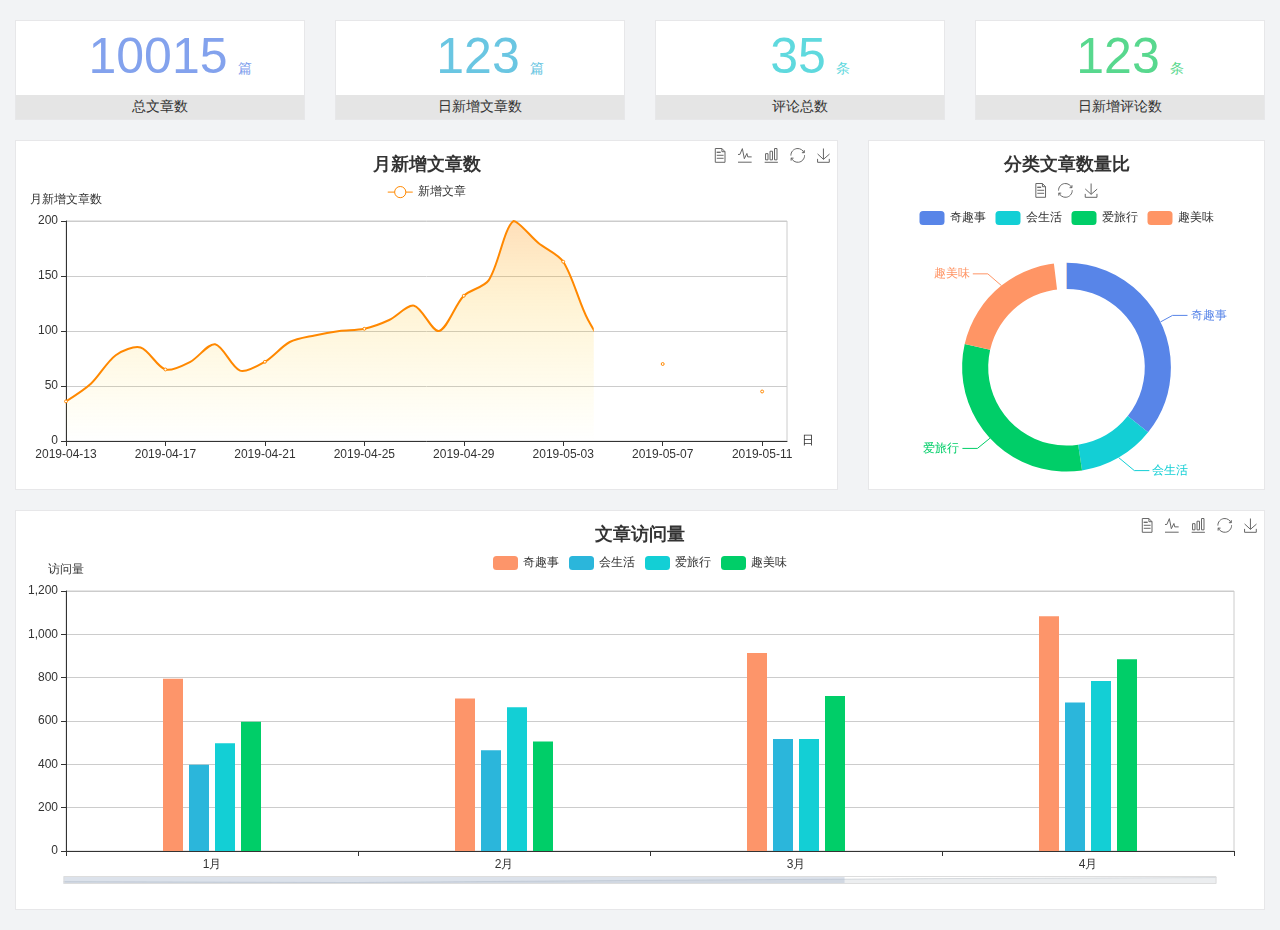
<file: home/dashboard.html>
<!DOCTYPE html>
<html lang="en">
  <head>
    <meta charset="UTF-8" />
    <meta name="viewport" content="width=device-width, initial-scale=1.0" />
    <meta http-equiv="X-UA-Compatible" content="ie=edge" />
    <title>图表统计</title>
    <link rel="stylesheet" href="../assets/lib/bootstrap.css" />
    <link rel="stylesheet" href="../assets/lib/main.css" />
    <script src="../assets/lib/jquery.js"></script>
    <script type="text/javascript" src="../assets/lib/echarts.min.js"></script>
  </head>

  <body>
    <div class="container-fluid">
      <div class="row spannel_list">
        <div class="col-sm-3 col-xs-6">
          <div class="spannel">
            <em>10015</em><span>篇</span>
            <b>总文章数</b>
          </div>
        </div>
        <div class="col-sm-3 col-xs-6">
          <div class="spannel scolor01">
            <em>123</em><span>篇</span>
            <b>日新增文章数</b>
          </div>
        </div>
        <div class="col-sm-3 col-xs-6">
          <div class="spannel scolor02">
            <em>35</em><span>条</span>
            <b>评论总数</b>
          </div>
        </div>
        <div class="col-sm-3 col-xs-6">
          <div class="spannel scolor03">
            <em>123</em><span>条</span>
            <b>日新增评论数</b>
          </div>
        </div>
      </div>
    </div>

    <div class="container-fluid">
      <div class="row curve-pie">
        <div class="col-lg-8 col-md-8">
          <div class="gragh_pannel" id="curve_show"></div>
        </div>
        <div class="col-lg-4 col-md-4">
          <div class="gragh_pannel" id="pie_show"></div>
        </div>
      </div>
    </div>

    <div class="container-fluid">
      <div class="column_pannel" id="column_show"></div>
    </div>

    <script>
      var oChart = echarts.init(document.getElementById("curve_show"));
      var aList_all = [
        { count: 36, date: "2019-04-13" },
        { count: 52, date: "2019-04-14" },
        { count: 78, date: "2019-04-15" },
        { count: 85, date: "2019-04-16" },
        { count: 65, date: "2019-04-17" },
        { count: 72, date: "2019-04-18" },
        { count: 88, date: "2019-04-19" },
        { count: 64, date: "2019-04-20" },
        { count: 72, date: "2019-04-21" },
        { count: 90, date: "2019-04-22" },
        { count: 96, date: "2019-04-23" },
        { count: 100, date: "2019-04-24" },
        { count: 102, date: "2019-04-25" },
        { count: 110, date: "2019-04-26" },
        { count: 123, date: "2019-04-27" },
        { count: 100, date: "2019-04-28" },
        { count: 132, date: "2019-04-29" },
        { count: 146, date: "2019-04-30" },
        { count: 200, date: "2019-05-01" },
        { count: 180, date: "2019-05-02" },
        { count: 163, date: "2019-05-03" },
        { count: 110, date: "2019-05-04" },
        { count: 80, date: "2019-05-05" },
        { count: 82, date: "2019-05-06" },
        { count: 70, date: "2019-05-07" },
        { count: 65, date: "2019-05-08" },
        { count: 54, date: "2019-05-09" },
        { count: 40, date: "2019-05-10" },
        { count: 45, date: "2019-05-11" },
        { count: 38, date: "2019-05-12" },
      ];

      let aCount = [];
      let aDate = [];

      for (var i = 0; i < aList_all.length; i++) {
        aCount.push(aList_all[i].count);
        aDate.push(aList_all[i].date);
      }

      var chartopt = {
        title: {
          text: "月新增文章数",
          left: "center",
          top: "10",
        },
        tooltip: {
          trigger: "axis",
        },
        legend: {
          data: ["新增文章"],
          top: "40",
        },
        toolbox: {
          show: true,
          feature: {
            mark: { show: true },
            dataView: { show: true, readOnly: false },
            magicType: { show: true, type: ["line", "bar"] },
            restore: { show: true },
            saveAsImage: { show: true },
          },
        },
        calculable: true,
        xAxis: [
          {
            name: "日",
            type: "category",
            boundaryGap: false,
            data: aDate,
          },
        ],
        yAxis: [
          {
            name: "月新增文章数",
            type: "value",
          },
        ],
        series: [
          {
            name: "新增文章",
            type: "line",
            smooth: true,
            itemStyle: {
              normal: { areaStyle: { type: "default" }, color: "#f80" },
              lineStyle: { color: "#f80" },
            },
            data: aCount,
          },
        ],
        areaStyle: {
          normal: {
            color: new echarts.graphic.LinearGradient(0, 0, 0, 1, [
              {
                offset: 0,
                color: "rgba(255,136,0,0.39)",
              },
              {
                offset: 0.34,
                color: "rgba(255,180,0,0.25)",
              },
              {
                offset: 1,
                color: "rgba(255,222,0,0.00)",
              },
            ]),
          },
        },
        grid: {
          show: true,
          x: 50,
          x2: 50,
          y: 80,
          height: 220,
        },
      };

      oChart.setOption(chartopt);

      var oPie = echarts.init(document.getElementById("pie_show"));
      var oPieopt = {
        title: {
          top: 10,
          text: "分类文章数量比",
          x: "center",
        },
        tooltip: {
          trigger: "item",
          formatter: "{a} <br/>{b} : {c} ({d}%)",
        },
        color: ["#5885e8", "#13cfd5", "#00ce68", "#ff9565"],
        legend: {
          x: "center",
          top: 65,
          data: ["奇趣事", "会生活", "爱旅行", "趣美味"],
        },
        toolbox: {
          show: true,
          x: "center",
          top: 35,
          feature: {
            mark: { show: true },
            dataView: { show: true, readOnly: false },
            magicType: {
              show: true,
              type: ["pie", "funnel"],
              option: {
                funnel: {
                  x: "25%",
                  width: "50%",
                  funnelAlign: "left",
                  max: 1548,
                },
              },
            },
            restore: { show: true },
            saveAsImage: { show: true },
          },
        },
        calculable: true,
        series: [
          {
            name: "访问来源",
            type: "pie",
            radius: ["45%", "60%"],
            center: ["50%", "65%"],
            data: [
              { value: 300, name: "奇趣事" },
              { value: 100, name: "会生活" },
              { value: 260, name: "爱旅行" },
              { value: 180, name: "趣美味" },
            ],
          },
        ],
      };
      oPie.setOption(oPieopt);

      var oColumn = this.echarts.init(document.getElementById("column_show"));
      var oColumnopt = {
        title: {
          text: "文章访问量",
          left: "center",
          top: "10",
        },
        tooltip: {
          trigger: "axis",
        },
        legend: {
          data: ["奇趣事", "会生活", "爱旅行", "趣美味"],
          top: "40",
        },
        toolbox: {
          show: true,
          feature: {
            mark: { show: true },
            dataView: { show: true, readOnly: false },
            magicType: { show: true, type: ["line", "bar"] },
            restore: { show: true },
            saveAsImage: { show: true },
          },
        },
        calculable: true,
        xAxis: [
          {
            type: "category",
            data: ["1月", "2月", "3月", "4月", "5月"],
          },
        ],
        yAxis: [
          {
            name: "访问量",
            type: "value",
          },
        ],
        series: [
          {
            name: "奇趣事",
            type: "bar",
            barWidth: 20,
            itemStyle: {
              normal: { areaStyle: { type: "default" }, color: "#fd956a" },
            },
            data: [800, 708, 920, 1090, 1200],
          },
          {
            name: "会生活",
            type: "bar",
            barWidth: 20,
            itemStyle: {
              normal: { areaStyle: { type: "default" }, color: "#2bb6db" },
            },
            data: [400, 468, 520, 690, 800],
          },
          {
            name: "爱旅行",
            type: "bar",
            barWidth: 20,
            itemStyle: {
              normal: { areaStyle: { type: "default" }, color: "#13cfd5" },
            },
            data: [500, 668, 520, 790, 900],
          },
          {
            name: "趣美味",
            type: "bar",
            barWidth: 20,
            itemStyle: {
              normal: { areaStyle: { type: "default" }, color: "#00ce68" },
            },
            data: [600, 508, 720, 890, 1000],
          },
        ],
        grid: {
          show: true,
          x: 50,
          x2: 30,
          y: 80,
          height: 260,
        },
        dataZoom: [
          //给x轴设置滚动条
          {
            start: 0, //默认为0
            end: 100 - 1000 / 31, //默认为100
            type: "slider",
            show: true,
            xAxisIndex: [0],
            handleSize: 0, //滑动条的 左右2个滑动条的大小
            height: 8, //组件高度
            left: 45, //左边的距离
            right: 50, //右边的距离
            bottom: 26, //右边的距离
            handleColor: "#ddd", //h滑动图标的颜色
            handleStyle: {
              borderColor: "#cacaca",
              borderWidth: "1",
              shadowBlur: 2,
              background: "#ddd",
              shadowColor: "#ddd",
            },
          },
        ],
      };
      oColumn.setOption(oColumnopt);
    </script>
  </body>
</html>
</file>
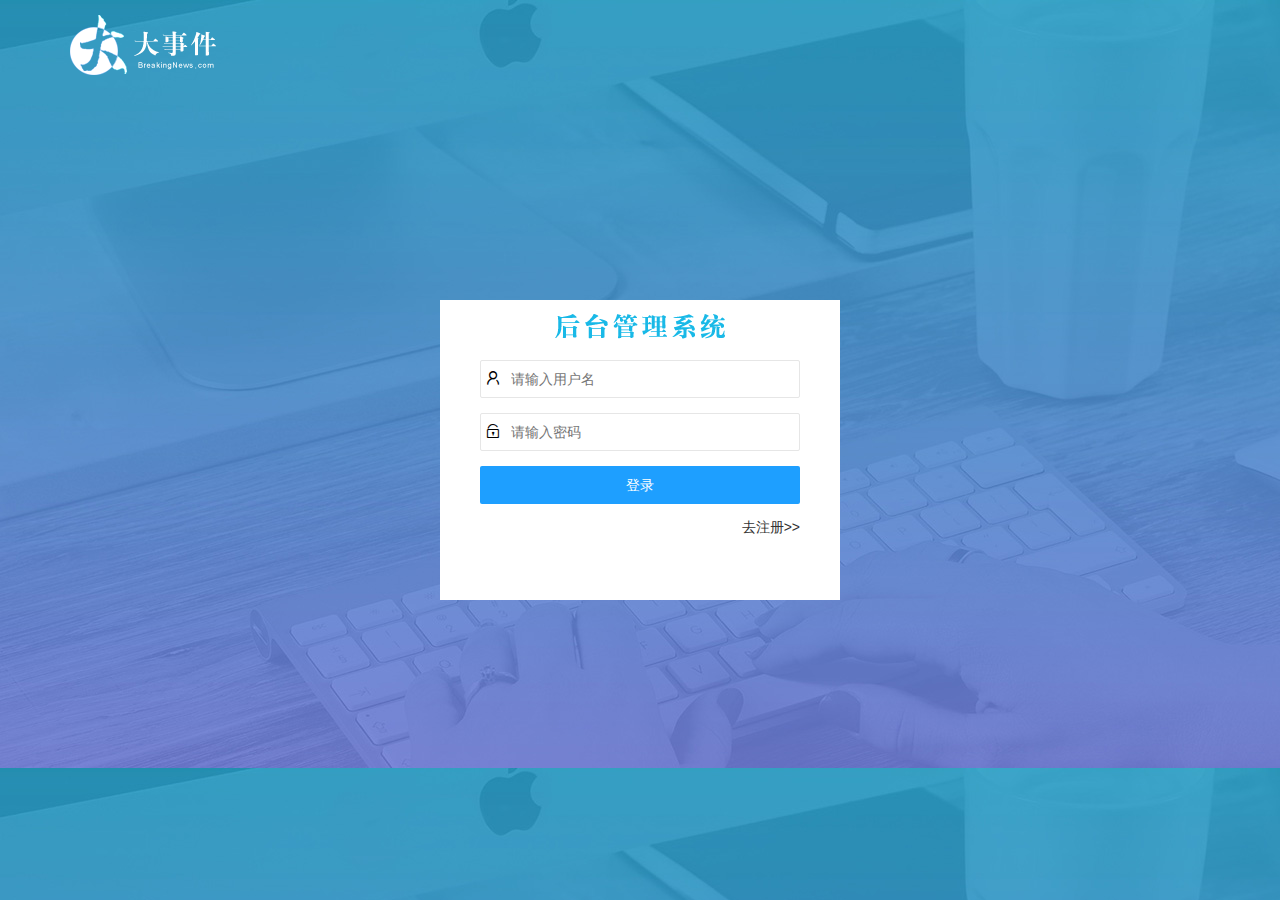
<file: home/login.html>
<!DOCTYPE html>
<html lang="en">
  <head>
    <meta charset="UTF-8" />
    <meta name="viewport" content="width=device-width, initial-scale=1.0" />
    <title>login</title>
    <link rel="stylesheet" href="/assets/lib/layui/css/layui.css" />
    <link rel="stylesheet" href="/assets/css/login.css" />
  </head>
  <body>
    <div class="layui-main">
      <!-- logo -->
      <img src="/assets/images/logo.png" alt="" />
      <!-- 登录窗口 -->
    </div>
    <div class="login">
      <!-- 标题 -->
      <div class="title">
        <img src="/assets/images/login_title.png" alt="" />
      </div>

      <!-- 登录表单 -->
      <div class="loginWindow">
        <form class="layui-form" id="login" action="">
          <!-- 用户名 -->
          <div class="layui-form-item">
            <i class="layui-icon layui-icon-username"></i>
            <input
              type="text"
              name="username"
              required
              lay-verify="required"
              placeholder="请输入用户名"
              autocomplete="off"
              class="layui-input"
            />
          </div>
          <!-- 密码 -->
          <div class="layui-form-item">
            <i class="layui-icon layui-icon-password"></i>
            <input
              type="password"
              name="password"
              required
              lay-verify="required"
              placeholder="请输入密码"
              autocomplete="off"
              class="layui-input"
            />
          </div>
          <div class="layui-form-item">
            <button
              class="layui-btn layui-btn-normal"
              lay-submit
              lay-filter="formDemo"
            >
              登录
            </button>
          </div>
        </form>
        <span class="gotoregi"><a href="javascript:;">去注册>></a></span>
      </div>

      <!-- 注册表单 -->
      <div class="loginWindow" id="registered">
        <form class="layui-form" action="">
          <!-- 用户名 -->
          <div class="layui-form-item">
            <i class="layui-icon layui-icon-username"></i>
            <input
              type="text"
              name="username"
              required
              lay-verify="required|username"
              placeholder="请输入用户名"
              autocomplete="off"
              class="layui-input"
            />
          </div>
          <!-- 密码 -->
          <div class="layui-form-item">
            <i class="layui-icon layui-icon-password"></i>
            <input
              id="pwd"
              type="password"
              name="password"
              required
              lay-verify="required|pass"
              placeholder="请输入密码"
              autocomplete="off"
              class="layui-input"
            />
          </div>
          <!-- 再次确认密码 -->
          <div class="layui-form-item">
            <i class="layui-icon layui-icon-password"></i>
            <input
              type="password"
              name="resetPwd"
              required
              lay-verify="required|resetPwd"
              placeholder="请再次输入密码"
              autocomplete="off"
              class="layui-input"
            />
          </div>
          <div class="layui-form-item">
            <button
              class="layui-btn layui-btn-normal"
              lay-submit
              lay-filter="formDemo"
            >
              注册
            </button>
          </div>
        </form>
        <span class="gotologin"><a href="javascript:;">去登录>></a></span>
      </div>
    </div>

    <script src="/assets/lib/layui/layui.all.js"></script>
    <script src="/assets/lib/jquery.js"></script>
    <script src="/assets/js/login.js"></script>
  </body>
</html>
</file>
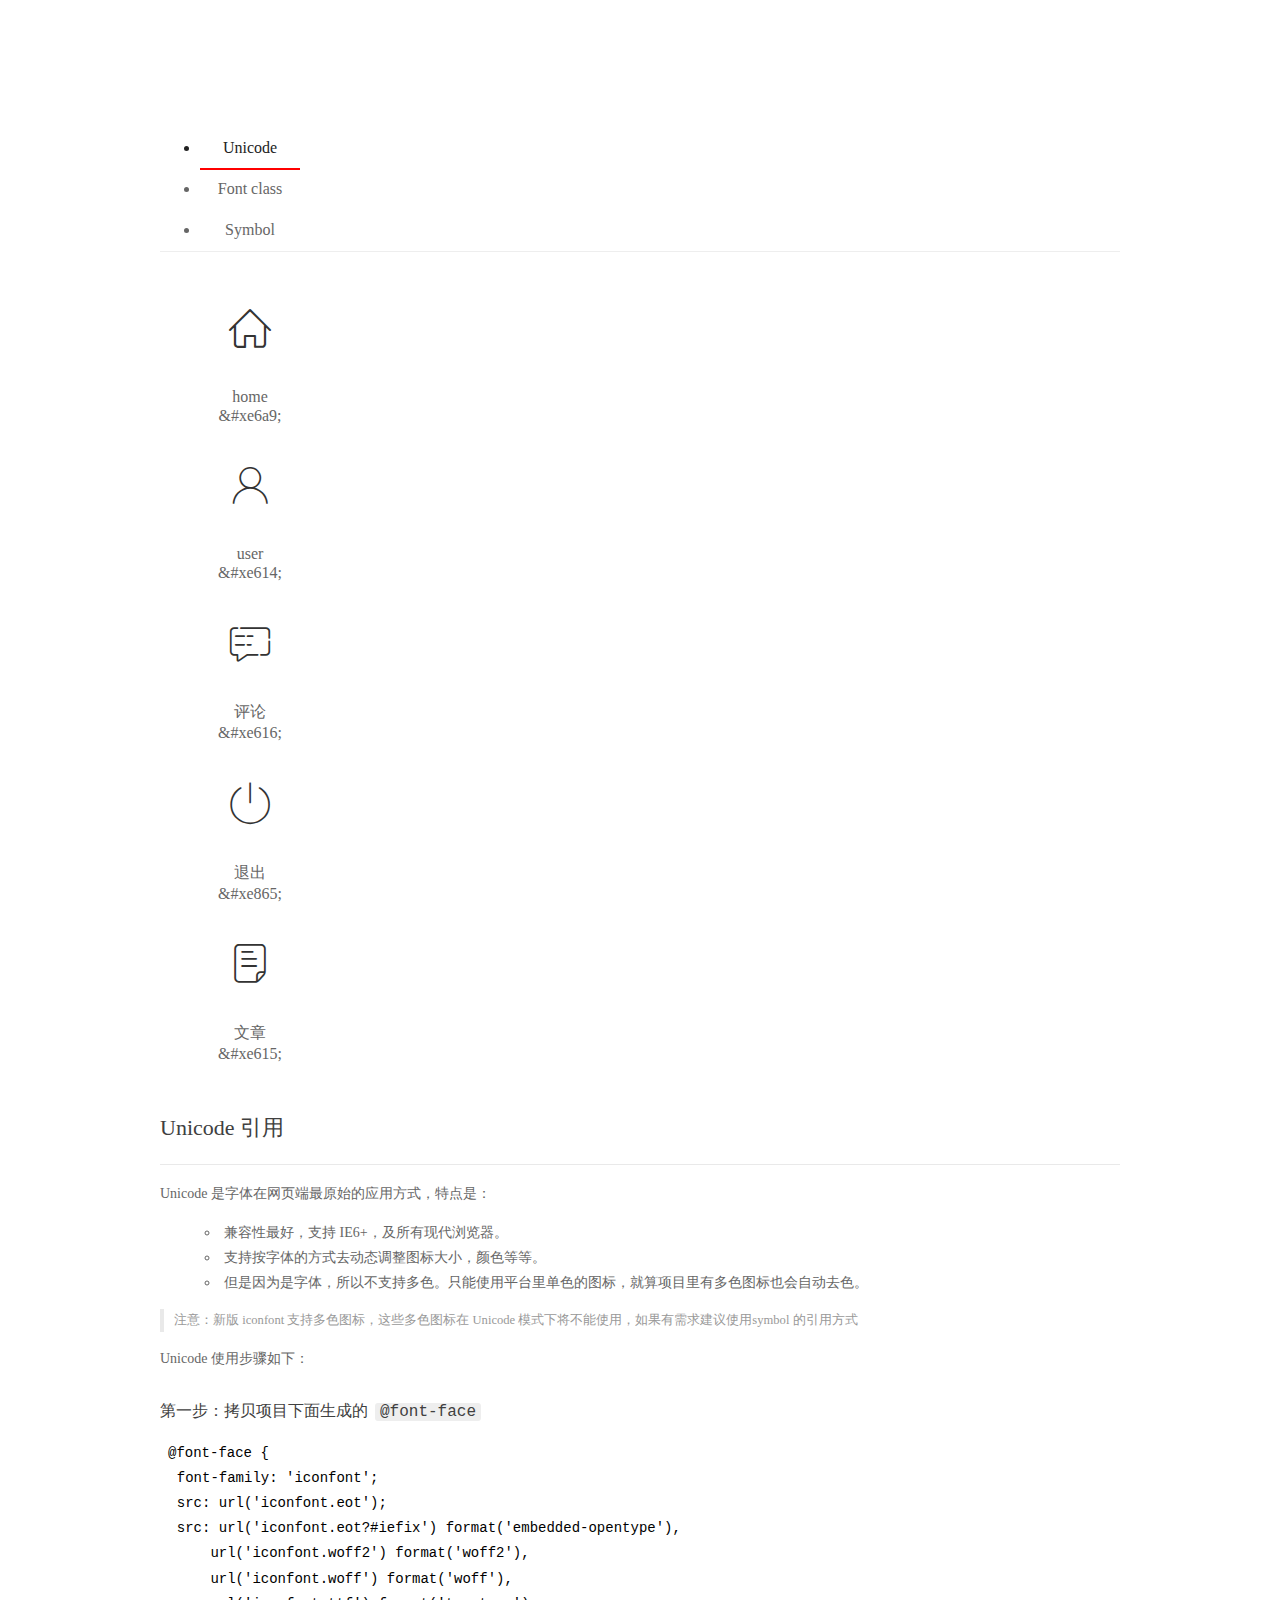
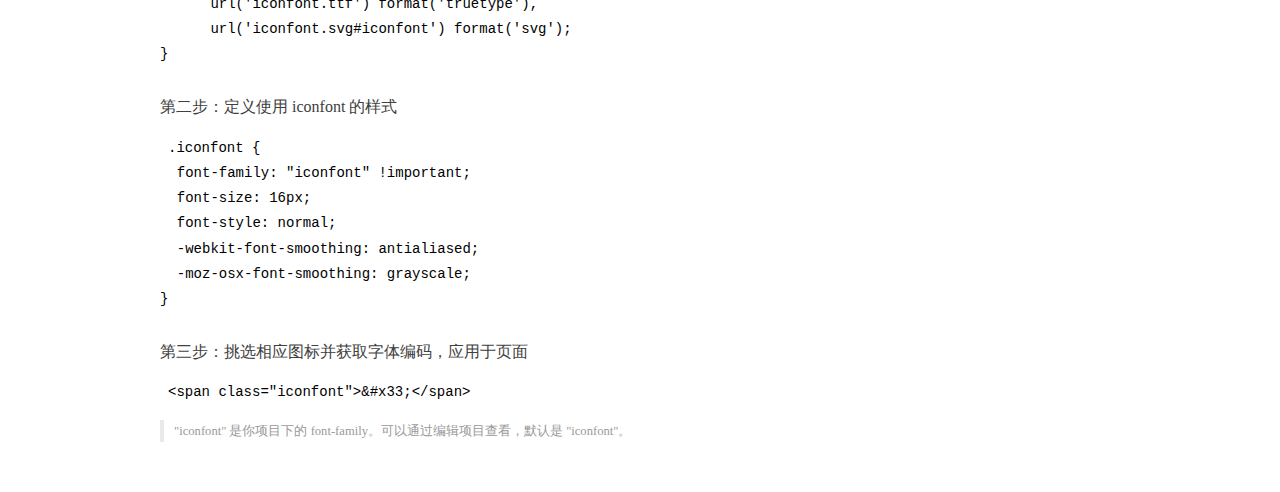
<file: assets/fonts/demo_index.html>
<!DOCTYPE html>
<html>
<head>
  <meta charset="utf-8"/>
  <title>IconFont Demo</title>
  <link rel="shortcut icon" href="https://gtms04.alicdn.com/tps/i4/TB1_oz6GVXXXXaFXpXXJDFnIXXX-64-64.ico" type="image/x-icon"/>
  <link rel="stylesheet" href="https://g.alicdn.com/thx/cube/1.3.2/cube.min.css">
  <link rel="stylesheet" href="demo.css">
  <link rel="stylesheet" href="iconfont.css">
  <script src="iconfont.js"></script>
  <!-- jQuery -->
  <script src="https://a1.alicdn.com/oss/uploads/2018/12/26/7bfddb60-08e8-11e9-9b04-53e73bb6408b.js"></script>
  <!-- 代码高亮 -->
  <script src="https://a1.alicdn.com/oss/uploads/2018/12/26/a3f714d0-08e6-11e9-8a15-ebf944d7534c.js"></script>
</head>
<body>
  <div class="main">
    <h1 class="logo"><a href="https://www.iconfont.cn/" title="iconfont 首页" target="_blank">&#xe86b;</a></h1>
    <div class="nav-tabs">
      <ul id="tabs" class="dib-box">
        <li class="dib active"><span>Unicode</span></li>
        <li class="dib"><span>Font class</span></li>
        <li class="dib"><span>Symbol</span></li>
      </ul>
      
    </div>
    <div class="tab-container">
      <div class="content unicode" style="display: block;">
          <ul class="icon_lists dib-box">
          
            <li class="dib">
              <span class="icon iconfont">&#xe6a9;</span>
                <div class="name">home</div>
                <div class="code-name">&amp;#xe6a9;</div>
              </li>
          
            <li class="dib">
              <span class="icon iconfont">&#xe614;</span>
                <div class="name">user</div>
                <div class="code-name">&amp;#xe614;</div>
              </li>
          
            <li class="dib">
              <span class="icon iconfont">&#xe616;</span>
                <div class="name">评论</div>
                <div class="code-name">&amp;#xe616;</div>
              </li>
          
            <li class="dib">
              <span class="icon iconfont">&#xe865;</span>
                <div class="name">退出</div>
                <div class="code-name">&amp;#xe865;</div>
              </li>
          
            <li class="dib">
              <span class="icon iconfont">&#xe615;</span>
                <div class="name">文章</div>
                <div class="code-name">&amp;#xe615;</div>
              </li>
          
          </ul>
          <div class="article markdown">
          <h2 id="unicode-">Unicode 引用</h2>
          <hr>

          <p>Unicode 是字体在网页端最原始的应用方式，特点是：</p>
          <ul>
            <li>兼容性最好，支持 IE6+，及所有现代浏览器。</li>
            <li>支持按字体的方式去动态调整图标大小，颜色等等。</li>
            <li>但是因为是字体，所以不支持多色。只能使用平台里单色的图标，就算项目里有多色图标也会自动去色。</li>
          </ul>
          <blockquote>
            <p>注意：新版 iconfont 支持多色图标，这些多色图标在 Unicode 模式下将不能使用，如果有需求建议使用symbol 的引用方式</p>
          </blockquote>
          <p>Unicode 使用步骤如下：</p>
          <h3 id="-font-face">第一步：拷贝项目下面生成的 <code>@font-face</code></h3>
<pre><code class="language-css"
>@font-face {
  font-family: 'iconfont';
  src: url('iconfont.eot');
  src: url('iconfont.eot?#iefix') format('embedded-opentype'),
      url('iconfont.woff2') format('woff2'),
      url('iconfont.woff') format('woff'),
      url('iconfont.ttf') format('truetype'),
      url('iconfont.svg#iconfont') format('svg');
}
</code></pre>
          <h3 id="-iconfont-">第二步：定义使用 iconfont 的样式</h3>
<pre><code class="language-css"
>.iconfont {
  font-family: "iconfont" !important;
  font-size: 16px;
  font-style: normal;
  -webkit-font-smoothing: antialiased;
  -moz-osx-font-smoothing: grayscale;
}
</code></pre>
          <h3 id="-">第三步：挑选相应图标并获取字体编码，应用于页面</h3>
<pre>
<code class="language-html"
>&lt;span class="iconfont"&gt;&amp;#x33;&lt;/span&gt;
</code></pre>
          <blockquote>
            <p>"iconfont" 是你项目下的 font-family。可以通过编辑项目查看，默认是 "iconfont"。</p>
          </blockquote>
          </div>
      </div>
      <div class="content font-class">
        <ul class="icon_lists dib-box">
          
          <li class="dib">
            <span class="icon iconfont icon-home"></span>
            <div class="name">
              home
            </div>
            <div class="code-name">.icon-home
            </div>
          </li>
          
          <li class="dib">
            <span class="icon iconfont icon-user"></span>
            <div class="name">
              user
            </div>
            <div class="code-name">.icon-user
            </div>
          </li>
          
          <li class="dib">
            <span class="icon iconfont icon-pinglun"></span>
            <div class="name">
              评论
            </div>
            <div class="code-name">.icon-pinglun
            </div>
          </li>
          
          <li class="dib">
            <span class="icon iconfont icon-tuichu"></span>
            <div class="name">
              退出
            </div>
            <div class="code-name">.icon-tuichu
            </div>
          </li>
          
          <li class="dib">
            <span class="icon iconfont icon-16"></span>
            <div class="name">
              文章
            </div>
            <div class="code-name">.icon-16
            </div>
          </li>
          
        </ul>
        <div class="article markdown">
        <h2 id="font-class-">font-class 引用</h2>
        <hr>

        <p>font-class 是 Unicode 使用方式的一种变种，主要是解决 Unicode 书写不直观，语意不明确的问题。</p>
        <p>与 Unicode 使用方式相比，具有如下特点：</p>
        <ul>
          <li>兼容性良好，支持 IE8+，及所有现代浏览器。</li>
          <li>相比于 Unicode 语意明确，书写更直观。可以很容易分辨这个 icon 是什么。</li>
          <li>因为使用 class 来定义图标，所以当要替换图标时，只需要修改 class 里面的 Unicode 引用。</li>
          <li>不过因为本质上还是使用的字体，所以多色图标还是不支持的。</li>
        </ul>
        <p>使用步骤如下：</p>
        <h3 id="-fontclass-">第一步：引入项目下面生成的 fontclass 代码：</h3>
<pre><code class="language-html">&lt;link rel="stylesheet" href="./iconfont.css"&gt;
</code></pre>
        <h3 id="-">第二步：挑选相应图标并获取类名，应用于页面：</h3>
<pre><code class="language-html">&lt;span class="iconfont icon-xxx"&gt;&lt;/span&gt;
</code></pre>
        <blockquote>
          <p>"
            iconfont" 是你项目下的 font-family。可以通过编辑项目查看，默认是 "iconfont"。</p>
        </blockquote>
      </div>
      </div>
      <div class="content symbol">
          <ul class="icon_lists dib-box">
          
            <li class="dib">
                <svg class="icon svg-icon" aria-hidden="true">
                  <use xlink:href="#icon-home"></use>
                </svg>
                <div class="name">home</div>
                <div class="code-name">#icon-home</div>
            </li>
          
            <li class="dib">
                <svg class="icon svg-icon" aria-hidden="true">
                  <use xlink:href="#icon-user"></use>
                </svg>
                <div class="name">user</div>
                <div class="code-name">#icon-user</div>
            </li>
          
            <li class="dib">
                <svg class="icon svg-icon" aria-hidden="true">
                  <use xlink:href="#icon-pinglun"></use>
                </svg>
                <div class="name">评论</div>
                <div class="code-name">#icon-pinglun</div>
            </li>
          
            <li class="dib">
                <svg class="icon svg-icon" aria-hidden="true">
                  <use xlink:href="#icon-tuichu"></use>
                </svg>
                <div class="name">退出</div>
                <div class="code-name">#icon-tuichu</div>
            </li>
          
            <li class="dib">
                <svg class="icon svg-icon" aria-hidden="true">
                  <use xlink:href="#icon-16"></use>
                </svg>
                <div class="name">文章</div>
                <div class="code-name">#icon-16</div>
            </li>
          
          </ul>
          <div class="article markdown">
          <h2 id="symbol-">Symbol 引用</h2>
          <hr>

          <p>这是一种全新的使用方式，应该说这才是未来的主流，也是平台目前推荐的用法。相关介绍可以参考这篇<a href="">文章</a>
            这种用法其实是做了一个 SVG 的集合，与另外两种相比具有如下特点：</p>
          <ul>
            <li>支持多色图标了，不再受单色限制。</li>
            <li>通过一些技巧，支持像字体那样，通过 <code>font-size</code>, <code>color</code> 来调整样式。</li>
            <li>兼容性较差，支持 IE9+，及现代浏览器。</li>
            <li>浏览器渲染 SVG 的性能一般，还不如 png。</li>
          </ul>
          <p>使用步骤如下：</p>
          <h3 id="-symbol-">第一步：引入项目下面生成的 symbol 代码：</h3>
<pre><code class="language-html">&lt;script src="./iconfont.js"&gt;&lt;/script&gt;
</code></pre>
          <h3 id="-css-">第二步：加入通用 CSS 代码（引入一次就行）：</h3>
<pre><code class="language-html">&lt;style&gt;
.icon {
  width: 1em;
  height: 1em;
  vertical-align: -0.15em;
  fill: currentColor;
  overflow: hidden;
}
&lt;/style&gt;
</code></pre>
          <h3 id="-">第三步：挑选相应图标并获取类名，应用于页面：</h3>
<pre><code class="language-html">&lt;svg class="icon" aria-hidden="true"&gt;
  &lt;use xlink:href="#icon-xxx"&gt;&lt;/use&gt;
&lt;/svg&gt;
</code></pre>
          </div>
      </div>

    </div>
  </div>
  <script>
  $(document).ready(function () {
      $('.tab-container .content:first').show()

      $('#tabs li').click(function (e) {
        var tabContent = $('.tab-container .content')
        var index = $(this).index()

        if ($(this).hasClass('active')) {
          return
        } else {
          $('#tabs li').removeClass('active')
          $(this).addClass('active')

          tabContent.hide().eq(index).fadeIn()
        }
      })
    })
  </script>
</body>
</html>
</file>
<file: assets/lib/main.css>
body{
    font-family:'MicroSoft YaHei';
    background-color: #f2f3f5;
}
.main_wrap{
    position:fixed;
    width:100%;
    height:100%;
    left:0px;
    top:0px;
    background:url('../images/login_bg.jpg'); 
    background-size:100% 100%; 
  }
.header{
    width:1200px;
    overflow: hidden;
    margin:20px auto 0;
}
.heade .logo{
    float: left;
}
.header .copyright{
    float:right;
    font-size:12px;
    color:#fff;
    text-align:right;
    line-height:20px;
    margin-top:10px;
}
.login_form_con{
    position:absolute;
    left:50%;
    top:50%;
    margin-left:-200px;
    margin-top:-155px;
    width:400px;
    height:310px;
    background-color: #edeff0;
}

.login_form{
    position: relative;
}

.login_form .icon-user{
    position:absolute;
    font-size:16px;
    color:#999;
    left:46px;
    top:12px;
}
.login_form .icon-key{
    position:absolute;
    font-size:18px;
    color:#999;
    left:46px;
    top:78px;
}
.login_title{
    height:60px;
    background:url('../images/login_title.png') center center no-repeat #fff;
}
.input_txt,.input_pass,.input_sub{
    display:block;
    width:334px;
    height:37px;
    padding:0px;
    text-indent:40px;
    border:1px solid #ddd;
    margin:27px auto 0;
    outline:none;
}
.input_sub{
    margin-top:40px;
    height:42px;
    background-color: #19b9e7;
    text-indent:0px;
    font-size:18px;
    color:#fff;
    cursor: pointer;
}
.input_sub:hover{
    background-color: #08a0cc;
}

.sider{
    position:fixed;
    left:0;
    top:0;
    bottom:0;
    width:210px;
    background-color: #323745;
}
.sider .logo{
    display:block;
    height:56px;
    background-color: #242732;
    overflow: hidden;
}
.sider .logo img{
    display:block;
    margin:6px auto 0;
}
.user_info{
    height:79px;
    border-bottom:1px solid #5a5e6b;
}

.user_info img{
    float: left;
    width:40px;
    height:40px;
    border-radius:20px;
    margin:19px 0 0 30px;
}
.user_info span{
    float: left;
    width:120px;
    font-size:12px;
    color:#fff;
    margin:23px 0 0 20px;
}
.user_info b{
    float: left;
    width: 120px;
    font-weight:normal;
    font-size:12px;
    color:#adafb5;
    margin:2px 0 0 20px;
}

.menu .level01{
    height:50px;
    line-height:50px;
}
.menu .level01 a{
    display:block;
    height:50px;
    font-size:12px;
    color:#adafb5;
    overflow: hidden;
}
.menu .level01.active a{
    background-color: #1378f0;
    color:#fff;
}
.menu .level01.active i{
    color:#fff;
}

.menu .level01 a:hover{
    background-color: #1378f0;
    color:#fff;
}
.menu .level01 a:hover i{
    color:#fff;
}
.menu .level01 i{
    color:#61646f;
    font-size:22px;
    float: left;
    margin-left:26px;
}
.menu .level01 span{
    float: left;
    margin-left:10px;
}
.menu .level01 b{
    float: right;
    margin-right:20px;
    font-weight:normal;
    transform:rotate(90deg);
    transition:all 500ms ease;
}

.menu .level01 .rotate0{
    transform:rotate(0deg);
}

.menu .level02{
    background: #242732;
    display:none;
}


.menu .level02 li{
    height:40px;
    line-height:40px;
}
.menu .level02 li a{
    display:block;
    height:40px;
    font-size:12px;
    color:#adafb5;
    overflow: hidden;
}

.menu .level02 li a:hover{
    background-color: #1378f0;
    color:#fff;
}

.menu .level02 li i{
    font-size:12px;
    float: left;
    margin-left:60px;
}
.menu .level02 li span{
    font-size:12px;
    float: left;
    margin-left:5px;
}

.menu .level02 .active a{
    color:#ffae00;
}

.header_bar{
    position:fixed;
    left:210px;
    right:0;
    top:0;
    height:56px;
    background-color: #fff;
}

.main{
    position:fixed;
    left:210px;
    top:56px;
    right:0;
    bottom:0;
    background-color: #f2f3f5;
}

.search_form{
    width:218px;
    height:33px;
    border:1px solid #ddd;
    background-color: #f2f3f5;
    border-radius:16px;
    float: left;
    margin:12px 0 0 27px;
}

.search_form input{
    padding:0px;
    margin:0px;
    border:0px;
    float: left;
    background-color: #f2f3f5;
    font-size:12px;
    width:175px;
    height:31px;
    margin-left:12px;
    outline:none;
   
}

.search_form .icon-search{
    line-height:33px;
    cursor: pointer;
    font-size:18px;
    color:#abaebb;
}
.user_center_link{
    float:right;

}
.user_center_link a{
    line-height:56px;
    font-size:12px;
    color:#999;
    margin-right:15px;
}
.user_center_link a:hover{
    color:#ffae00
}

.user_center_link img{
    width:42px;
    height:42px;
    border-radius:32px;
    margin-right:10px;
}

.spannel_list{
    margin-top:20px;
}

.spannel{
	height:100px;
	overflow:hidden;
	text-align:center;
    position:relative;
    background-color: #fff;
    border:1px solid #e7e7e9;
    margin-bottom:20px;
}

.spannel em{
    font-style:normal;
	font-size:50px;
	line-height:50px;
	display:inline-block;
	margin:10px 0 0 20px;
	font-family:'Arial';
	color:#83a2ed;
}

.spannel span{
	font-size:14px;
	display:inline-block;
	color:#83a2ed;
	margin-left:10px;
}

.spannel b{
	position:absolute;
	left:0;
	bottom:0;
	width:100%;
	line-height:24px;
	background:#e5e5e5;
	color:#333;
	font-size:14px;
	font-weight:normal;
}

.scolor01 em,.scolor01 span{
	color:#6ac6e2;
}

.scolor02 em,.scolor02 span{
	color:#5fd9de;
}

.scolor03 em,.scolor03 span{
	color:#58d88e;
}


.gragh_pannel{
    height:350px;
    border:1px solid #e7e7e9;
    background-color: #fff!important; 
    margin-bottom:20px;  
}

.column_pannel{
    margin-bottom:20px;
    height:400px;
    border:1px solid #e7e7e9;
    background-color: #fff!important;   
}

.common_title{
    line-height:42px;
    background-color: #fbfbfb;
    border:1px solid #e7e7e9;
    margin-top:20px;
    text-indent: 15px;
    font-size:14px;
    color:#333;
}

.common_con{
    border:1px solid #e7e7e9;
    border-top:0px;
    background-color: #fff;
    padding-bottom:20px;
    margin-bottom:20px;
}
.opt_btns{
    margin-top:20px;
}

.mp20{
    margin-top:20px;
}

.pagination{   
   margin:0;
}

.article_form{
    margin-top:20px;
}

.form-group{
    margin-bottom:25px;
}

.form-group label{
    font-weight:normal;
    color:#666;
}

.icon-icondate{
    line-height:16px;
}

.user_pic{
    width:100px;
    height:100px;
    margin-bottom:10px;
}

.article_cover{
    width:200px;
    height:200px;
    margin-bottom:10px;
}
</file>
<file: assets/lib/layui/css/layui.css>
/** layui-v2.5.6 MIT License By https://www.layui.com */
 .layui-inline,img{display:inline-block;vertical-align:middle}h1,h2,h3,h4,h5,h6{font-weight:400}.layui-edge,.layui-header,.layui-inline,.layui-main{position:relative}.layui-body,.layui-edge,.layui-elip{overflow:hidden}.layui-btn,.layui-edge,.layui-inline,img{vertical-align:middle}.layui-btn,.layui-disabled,.layui-icon,.layui-unselect{-moz-user-select:none;-webkit-user-select:none;-ms-user-select:none}.layui-elip,.layui-form-checkbox span,.layui-form-pane .layui-form-label{text-overflow:ellipsis;white-space:nowrap}.layui-breadcrumb,.layui-tree-btnGroup{visibility:hidden}blockquote,body,button,dd,div,dl,dt,form,h1,h2,h3,h4,h5,h6,input,li,ol,p,pre,td,textarea,th,ul{margin:0;padding:0;-webkit-tap-highlight-color:rgba(0,0,0,0)}a:active,a:hover{outline:0}img{border:none}li{list-style:none}table{border-collapse:collapse;border-spacing:0}h4,h5,h6{font-size:100%}button,input,optgroup,option,select,textarea{font-family:inherit;font-size:inherit;font-style:inherit;font-weight:inherit;outline:0}pre{white-space:pre-wrap;white-space:-moz-pre-wrap;white-space:-pre-wrap;white-space:-o-pre-wrap;word-wrap:break-word}body{line-height:24px;font:14px Helvetica Neue,Helvetica,PingFang SC,Tahoma,Arial,sans-serif}hr{height:1px;margin:10px 0;border:0;clear:both}a{color:#333;text-decoration:none}a:hover{color:#777}a cite{font-style:normal;*cursor:pointer}.layui-border-box,.layui-border-box *{box-sizing:border-box}.layui-box,.layui-box *{box-sizing:content-box}.layui-clear{clear:both;*zoom:1}.layui-clear:after{content:'\20';clear:both;*zoom:1;display:block;height:0}.layui-inline{*display:inline;*zoom:1}.layui-edge{display:inline-block;width:0;height:0;border-width:6px;border-style:dashed;border-color:transparent}.layui-edge-top{top:-4px;border-bottom-color:#999;border-bottom-style:solid}.layui-edge-right{border-left-color:#999;border-left-style:solid}.layui-edge-bottom{top:2px;border-top-color:#999;border-top-style:solid}.layui-edge-left{border-right-color:#999;border-right-style:solid}.layui-disabled,.layui-disabled:hover{color:#d2d2d2!important;cursor:not-allowed!important}.layui-circle{border-radius:100%}.layui-show{display:block!important}.layui-hide{display:none!important}@font-face{font-family:layui-icon;src:url(../font/iconfont.eot?v=256);src:url(../font/iconfont.eot?v=256#iefix) format('embedded-opentype'),url(../font/iconfont.woff2?v=256) format('woff2'),url(../font/iconfont.woff?v=256) format('woff'),url(../font/iconfont.ttf?v=256) format('truetype'),url(../font/iconfont.svg?v=256#layui-icon) format('svg')}.layui-icon{font-family:layui-icon!important;font-size:16px;font-style:normal;-webkit-font-smoothing:antialiased;-moz-osx-font-smoothing:grayscale}.layui-icon-reply-fill:before{content:"\e611"}.layui-icon-set-fill:before{content:"\e614"}.layui-icon-menu-fill:before{content:"\e60f"}.layui-icon-search:before{content:"\e615"}.layui-icon-share:before{content:"\e641"}.layui-icon-set-sm:before{content:"\e620"}.layui-icon-engine:before{content:"\e628"}.layui-icon-close:before{content:"\1006"}.layui-icon-close-fill:before{content:"\1007"}.layui-icon-chart-screen:before{content:"\e629"}.layui-icon-star:before{content:"\e600"}.layui-icon-circle-dot:before{content:"\e617"}.layui-icon-chat:before{content:"\e606"}.layui-icon-release:before{content:"\e609"}.layui-icon-list:before{content:"\e60a"}.layui-icon-chart:before{content:"\e62c"}.layui-icon-ok-circle:before{content:"\1005"}.layui-icon-layim-theme:before{content:"\e61b"}.layui-icon-table:before{content:"\e62d"}.layui-icon-right:before{content:"\e602"}.layui-icon-left:before{content:"\e603"}.layui-icon-cart-simple:before{content:"\e698"}.layui-icon-face-cry:before{content:"\e69c"}.layui-icon-face-smile:before{content:"\e6af"}.layui-icon-survey:before{content:"\e6b2"}.layui-icon-tree:before{content:"\e62e"}.layui-icon-ie:before{content:"\e7bb"}.layui-icon-upload-circle:before{content:"\e62f"}.layui-icon-add-circle:before{content:"\e61f"}.layui-icon-download-circle:before{content:"\e601"}.layui-icon-templeate-1:before{content:"\e630"}.layui-icon-util:before{content:"\e631"}.layui-icon-face-surprised:before{content:"\e664"}.layui-icon-edit:before{content:"\e642"}.layui-icon-speaker:before{content:"\e645"}.layui-icon-down:before{content:"\e61a"}.layui-icon-file:before{content:"\e621"}.layui-icon-layouts:before{content:"\e632"}.layui-icon-rate-half:before{content:"\e6c9"}.layui-icon-add-circle-fine:before{content:"\e608"}.layui-icon-prev-circle:before{content:"\e633"}.layui-icon-read:before{content:"\e705"}.layui-icon-404:before{content:"\e61c"}.layui-icon-carousel:before{content:"\e634"}.layui-icon-help:before{content:"\e607"}.layui-icon-code-circle:before{content:"\e635"}.layui-icon-windows:before{content:"\e67f"}.layui-icon-water:before{content:"\e636"}.layui-icon-username:before{content:"\e66f"}.layui-icon-find-fill:before{content:"\e670"}.layui-icon-about:before{content:"\e60b"}.layui-icon-location:before{content:"\e715"}.layui-icon-up:before{content:"\e619"}.layui-icon-pause:before{content:"\e651"}.layui-icon-date:before{content:"\e637"}.layui-icon-layim-uploadfile:before{content:"\e61d"}.layui-icon-delete:before{content:"\e640"}.layui-icon-play:before{content:"\e652"}.layui-icon-top:before{content:"\e604"}.layui-icon-firefox:before{content:"\e686"}.layui-icon-friends:before{content:"\e612"}.layui-icon-refresh-3:before{content:"\e9aa"}.layui-icon-ok:before{content:"\e605"}.layui-icon-layer:before{content:"\e638"}.layui-icon-face-smile-fine:before{content:"\e60c"}.layui-icon-dollar:before{content:"\e659"}.layui-icon-group:before{content:"\e613"}.layui-icon-layim-download:before{content:"\e61e"}.layui-icon-picture-fine:before{content:"\e60d"}.layui-icon-link:before{content:"\e64c"}.layui-icon-diamond:before{content:"\e735"}.layui-icon-log:before{content:"\e60e"}.layui-icon-key:before{content:"\e683"}.layui-icon-rate-solid:before{content:"\e67a"}.layui-icon-fonts-del:before{content:"\e64f"}.layui-icon-unlink:before{content:"\e64d"}.layui-icon-fonts-clear:before{content:"\e639"}.layui-icon-triangle-r:before{content:"\e623"}.layui-icon-circle:before{content:"\e63f"}.layui-icon-radio:before{content:"\e643"}.layui-icon-align-center:before{content:"\e647"}.layui-icon-align-right:before{content:"\e648"}.layui-icon-align-left:before{content:"\e649"}.layui-icon-loading-1:before{content:"\e63e"}.layui-icon-return:before{content:"\e65c"}.layui-icon-fonts-strong:before{content:"\e62b"}.layui-icon-upload:before{content:"\e67c"}.layui-icon-dialogue:before{content:"\e63a"}.layui-icon-video:before{content:"\e6ed"}.layui-icon-headset:before{content:"\e6fc"}.layui-icon-cellphone-fine:before{content:"\e63b"}.layui-icon-add-1:before{content:"\e654"}.layui-icon-face-smile-b:before{content:"\e650"}.layui-icon-fonts-html:before{content:"\e64b"}.layui-icon-screen-full:before{content:"\e622"}.layui-icon-form:before{content:"\e63c"}.layui-icon-cart:before{content:"\e657"}.layui-icon-camera-fill:before{content:"\e65d"}.layui-icon-tabs:before{content:"\e62a"}.layui-icon-heart-fill:before{content:"\e68f"}.layui-icon-fonts-code:before{content:"\e64e"}.layui-icon-ios:before{content:"\e680"}.layui-icon-at:before{content:"\e687"}.layui-icon-fire:before{content:"\e756"}.layui-icon-set:before{content:"\e716"}.layui-icon-fonts-u:before{content:"\e646"}.layui-icon-triangle-d:before{content:"\e625"}.layui-icon-tips:before{content:"\e702"}.layui-icon-picture:before{content:"\e64a"}.layui-icon-more-vertical:before{content:"\e671"}.layui-icon-bluetooth:before{content:"\e689"}.layui-icon-flag:before{content:"\e66c"}.layui-icon-loading:before{content:"\e63d"}.layui-icon-fonts-i:before{content:"\e644"}.layui-icon-refresh-1:before{content:"\e666"}.layui-icon-rmb:before{content:"\e65e"}.layui-icon-addition:before{content:"\e624"}.layui-icon-home:before{content:"\e68e"}.layui-icon-time:before{content:"\e68d"}.layui-icon-user:before{content:"\e770"}.layui-icon-notice:before{content:"\e667"}.layui-icon-chrome:before{content:"\e68a"}.layui-icon-edge:before{content:"\e68b"}.layui-icon-login-weibo:before{content:"\e675"}.layui-icon-voice:before{content:"\e688"}.layui-icon-upload-drag:before{content:"\e681"}.layui-icon-login-qq:before{content:"\e676"}.layui-icon-snowflake:before{content:"\e6b1"}.layui-icon-heart:before{content:"\e68c"}.layui-icon-logout:before{content:"\e682"}.layui-icon-file-b:before{content:"\e655"}.layui-icon-template:before{content:"\e663"}.layui-icon-transfer:before{content:"\e691"}.layui-icon-auz:before{content:"\e672"}.layui-icon-console:before{content:"\e665"}.layui-icon-app:before{content:"\e653"}.layui-icon-prev:before{content:"\e65a"}.layui-icon-website:before{content:"\e7ae"}.layui-icon-next:before{content:"\e65b"}.layui-icon-component:before{content:"\e857"}.layui-icon-android:before{content:"\e684"}.layui-icon-more:before{content:"\e65f"}.layui-icon-login-wechat:before{content:"\e677"}.layui-icon-shrink-right:before{content:"\e668"}.layui-icon-spread-left:before{content:"\e66b"}.layui-icon-camera:before{content:"\e660"}.layui-icon-note:before{content:"\e66e"}.layui-icon-refresh:before{content:"\e669"}.layui-icon-female:before{content:"\e661"}.layui-icon-male:before{content:"\e662"}.layui-icon-screen-restore:before{content:"\e758"}.layui-icon-password:before{content:"\e673"}.layui-icon-senior:before{content:"\e674"}.layui-icon-theme:before{content:"\e66a"}.layui-icon-tread:before{content:"\e6c5"}.layui-icon-praise:before{content:"\e6c6"}.layui-icon-star-fill:before{content:"\e658"}.layui-icon-rate:before{content:"\e67b"}.layui-icon-template-1:before{content:"\e656"}.layui-icon-vercode:before{content:"\e679"}.layui-icon-service:before{content:"\e626"}.layui-icon-cellphone:before{content:"\e678"}.layui-icon-print:before{content:"\e66d"}.layui-icon-cols:before{content:"\e610"}.layui-icon-wifi:before{content:"\e7e0"}.layui-icon-export:before{content:"\e67d"}.layui-icon-rss:before{content:"\e808"}.layui-icon-slider:before{content:"\e714"}.layui-icon-email:before{content:"\e618"}.layui-icon-subtraction:before{content:"\e67e"}.layui-icon-mike:before{content:"\e6dc"}.layui-icon-light:before{content:"\e748"}.layui-icon-gift:before{content:"\e627"}.layui-icon-mute:before{content:"\e685"}.layui-icon-reduce-circle:before{content:"\e616"}.layui-icon-music:before{content:"\e690"}.layui-main{width:1140px;margin:0 auto}.layui-header{z-index:1000;height:60px}.layui-header a:hover{transition:all .5s;-webkit-transition:all .5s}.layui-side{position:fixed;left:0;top:0;bottom:0;z-index:999;width:200px;overflow-x:hidden}.layui-side-scroll{position:relative;width:220px;height:100%;overflow-x:hidden}.layui-body{position:absolute;left:200px;right:0;top:0;bottom:0;z-index:998;width:auto;overflow-y:auto;box-sizing:border-box}.layui-layout-body{overflow:hidden}.layui-layout-admin .layui-header{background-color:#23262E}.layui-layout-admin .layui-side{top:60px;width:200px;overflow-x:hidden}.layui-layout-admin .layui-body{position:fixed;top:60px;bottom:44px}.layui-layout-admin .layui-main{width:auto;margin:0 15px}.layui-layout-admin .layui-footer{position:fixed;left:200px;right:0;bottom:0;height:44px;line-height:44px;padding:0 15px;background-color:#eee}.layui-layout-admin .layui-logo{position:absolute;left:0;top:0;width:200px;height:100%;line-height:60px;text-align:center;color:#009688;font-size:16px}.layui-layout-admin .layui-header .layui-nav{background:0 0}.layui-layout-left{position:absolute!important;left:200px;top:0}.layui-layout-right{position:absolute!important;right:0;top:0}.layui-container{position:relative;margin:0 auto;padding:0 15px;box-sizing:border-box}.layui-fluid{position:relative;margin:0 auto;padding:0 15px}.layui-row:after,.layui-row:before{content:'';display:block;clear:both}.layui-col-lg1,.layui-col-lg10,.layui-col-lg11,.layui-col-lg12,.layui-col-lg2,.layui-col-lg3,.layui-col-lg4,.layui-col-lg5,.layui-col-lg6,.layui-col-lg7,.layui-col-lg8,.layui-col-lg9,.layui-col-md1,.layui-col-md10,.layui-col-md11,.layui-col-md12,.layui-col-md2,.layui-col-md3,.layui-col-md4,.layui-col-md5,.layui-col-md6,.layui-col-md7,.layui-col-md8,.layui-col-md9,.layui-col-sm1,.layui-col-sm10,.layui-col-sm11,.layui-col-sm12,.layui-col-sm2,.layui-col-sm3,.layui-col-sm4,.layui-col-sm5,.layui-col-sm6,.layui-col-sm7,.layui-col-sm8,.layui-col-sm9,.layui-col-xs1,.layui-col-xs10,.layui-col-xs11,.layui-col-xs12,.layui-col-xs2,.layui-col-xs3,.layui-col-xs4,.layui-col-xs5,.layui-col-xs6,.layui-col-xs7,.layui-col-xs8,.layui-col-xs9{position:relative;display:block;box-sizing:border-box}.layui-col-xs1,.layui-col-xs10,.layui-col-xs11,.layui-col-xs12,.layui-col-xs2,.layui-col-xs3,.layui-col-xs4,.layui-col-xs5,.layui-col-xs6,.layui-col-xs7,.layui-col-xs8,.layui-col-xs9{float:left}.layui-col-xs1{width:8.33333333%}.layui-col-xs2{width:16.66666667%}.layui-col-xs3{width:25%}.layui-col-xs4{width:33.33333333%}.layui-col-xs5{width:41.66666667%}.layui-col-xs6{width:50%}.layui-col-xs7{width:58.33333333%}.layui-col-xs8{width:66.66666667%}.layui-col-xs9{width:75%}.layui-col-xs10{width:83.33333333%}.layui-col-xs11{width:91.66666667%}.layui-col-xs12{width:100%}.layui-col-xs-offset1{margin-left:8.33333333%}.layui-col-xs-offset2{margin-left:16.66666667%}.layui-col-xs-offset3{margin-left:25%}.layui-col-xs-offset4{margin-left:33.33333333%}.layui-col-xs-offset5{margin-left:41.66666667%}.layui-col-xs-offset6{margin-left:50%}.layui-col-xs-offset7{margin-left:58.33333333%}.layui-col-xs-offset8{margin-left:66.66666667%}.layui-col-xs-offset9{margin-left:75%}.layui-col-xs-offset10{margin-left:83.33333333%}.layui-col-xs-offset11{margin-left:91.66666667%}.layui-col-xs-offset12{margin-left:100%}@media screen and (max-width:768px){.layui-hide-xs{display:none!important}.layui-show-xs-block{display:block!important}.layui-show-xs-inline{display:inline!important}.layui-show-xs-inline-block{display:inline-block!important}}@media screen and (min-width:768px){.layui-container{width:750px}.layui-hide-sm{display:none!important}.layui-show-sm-block{display:block!important}.layui-show-sm-inline{display:inline!important}.layui-show-sm-inline-block{display:inline-block!important}.layui-col-sm1,.layui-col-sm10,.layui-col-sm11,.layui-col-sm12,.layui-col-sm2,.layui-col-sm3,.layui-col-sm4,.layui-col-sm5,.layui-col-sm6,.layui-col-sm7,.layui-col-sm8,.layui-col-sm9{float:left}.layui-col-sm1{width:8.33333333%}.layui-col-sm2{width:16.66666667%}.layui-col-sm3{width:25%}.layui-col-sm4{width:33.33333333%}.layui-col-sm5{width:41.66666667%}.layui-col-sm6{width:50%}.layui-col-sm7{width:58.33333333%}.layui-col-sm8{width:66.66666667%}.layui-col-sm9{width:75%}.layui-col-sm10{width:83.33333333%}.layui-col-sm11{width:91.66666667%}.layui-col-sm12{width:100%}.layui-col-sm-offset1{margin-left:8.33333333%}.layui-col-sm-offset2{margin-left:16.66666667%}.layui-col-sm-offset3{margin-left:25%}.layui-col-sm-offset4{margin-left:33.33333333%}.layui-col-sm-offset5{margin-left:41.66666667%}.layui-col-sm-offset6{margin-left:50%}.layui-col-sm-offset7{margin-left:58.33333333%}.layui-col-sm-offset8{margin-left:66.66666667%}.layui-col-sm-offset9{margin-left:75%}.layui-col-sm-offset10{margin-left:83.33333333%}.layui-col-sm-offset11{margin-left:91.66666667%}.layui-col-sm-offset12{margin-left:100%}}@media screen and (min-width:992px){.layui-container{width:970px}.layui-hide-md{display:none!important}.layui-show-md-block{display:block!important}.layui-show-md-inline{display:inline!important}.layui-show-md-inline-block{display:inline-block!important}.layui-col-md1,.layui-col-md10,.layui-col-md11,.layui-col-md12,.layui-col-md2,.layui-col-md3,.layui-col-md4,.layui-col-md5,.layui-col-md6,.layui-col-md7,.layui-col-md8,.layui-col-md9{float:left}.layui-col-md1{width:8.33333333%}.layui-col-md2{width:16.66666667%}.layui-col-md3{width:25%}.layui-col-md4{width:33.33333333%}.layui-col-md5{width:41.66666667%}.layui-col-md6{width:50%}.layui-col-md7{width:58.33333333%}.layui-col-md8{width:66.66666667%}.layui-col-md9{width:75%}.layui-col-md10{width:83.33333333%}.layui-col-md11{width:91.66666667%}.layui-col-md12{width:100%}.layui-col-md-offset1{margin-left:8.33333333%}.layui-col-md-offset2{margin-left:16.66666667%}.layui-col-md-offset3{margin-left:25%}.layui-col-md-offset4{margin-left:33.33333333%}.layui-col-md-offset5{margin-left:41.66666667%}.layui-col-md-offset6{margin-left:50%}.layui-col-md-offset7{margin-left:58.33333333%}.layui-col-md-offset8{margin-left:66.66666667%}.layui-col-md-offset9{margin-left:75%}.layui-col-md-offset10{margin-left:83.33333333%}.layui-col-md-offset11{margin-left:91.66666667%}.layui-col-md-offset12{margin-left:100%}}@media screen and (min-width:1200px){.layui-container{width:1170px}.layui-hide-lg{display:none!important}.layui-show-lg-block{display:block!important}.layui-show-lg-inline{display:inline!important}.layui-show-lg-inline-block{display:inline-block!important}.layui-col-lg1,.layui-col-lg10,.layui-col-lg11,.layui-col-lg12,.layui-col-lg2,.layui-col-lg3,.layui-col-lg4,.layui-col-lg5,.layui-col-lg6,.layui-col-lg7,.layui-col-lg8,.layui-col-lg9{float:left}.layui-col-lg1{width:8.33333333%}.layui-col-lg2{width:16.66666667%}.layui-col-lg3{width:25%}.layui-col-lg4{width:33.33333333%}.layui-col-lg5{width:41.66666667%}.layui-col-lg6{width:50%}.layui-col-lg7{width:58.33333333%}.layui-col-lg8{width:66.66666667%}.layui-col-lg9{width:75%}.layui-col-lg10{width:83.33333333%}.layui-col-lg11{width:91.66666667%}.layui-col-lg12{width:100%}.layui-col-lg-offset1{margin-left:8.33333333%}.layui-col-lg-offset2{margin-left:16.66666667%}.layui-col-lg-offset3{margin-left:25%}.layui-col-lg-offset4{margin-left:33.33333333%}.layui-col-lg-offset5{margin-left:41.66666667%}.layui-col-lg-offset6{margin-left:50%}.layui-col-lg-offset7{margin-left:58.33333333%}.layui-col-lg-offset8{margin-left:66.66666667%}.layui-col-lg-offset9{margin-left:75%}.layui-col-lg-offset10{margin-left:83.33333333%}.layui-col-lg-offset11{margin-left:91.66666667%}.layui-col-lg-offset12{margin-left:100%}}.layui-col-space1{margin:-.5px}.layui-col-space1>*{padding:.5px}.layui-col-space2{margin:-1px}.layui-col-space2>*{padding:1px}.layui-col-space4{margin:-2px}.layui-col-space4>*{padding:2px}.layui-col-space5{margin:-2.5px}.layui-col-space5>*{padding:2.5px}.layui-col-space6{margin:-3px}.layui-col-space6>*{padding:3px}.layui-col-space8{margin:-4px}.layui-col-space8>*{padding:4px}.layui-col-space10{margin:-5px}.layui-col-space10>*{padding:5px}.layui-col-space12{margin:-6px}.layui-col-space12>*{padding:6px}.layui-col-space14{margin:-7px}.layui-col-space14>*{padding:7px}.layui-col-space15{margin:-7.5px}.layui-col-space15>*{padding:7.5px}.layui-col-space16{margin:-8px}.layui-col-space16>*{padding:8px}.layui-col-space18{margin:-9px}.layui-col-space18>*{padding:9px}.layui-col-space20{margin:-10px}.layui-col-space20>*{padding:10px}.layui-col-space22{margin:-11px}.layui-col-space22>*{padding:11px}.layui-col-space24{margin:-12px}.layui-col-space24>*{padding:12px}.layui-col-space25{margin:-12.5px}.layui-col-space25>*{padding:12.5px}.layui-col-space26{margin:-13px}.layui-col-space26>*{padding:13px}.layui-col-space28{margin:-14px}.layui-col-space28>*{padding:14px}.layui-col-space30{margin:-15px}.layui-col-space30>*{padding:15px}.layui-btn,.layui-input,.layui-select,.layui-textarea,.layui-upload-button{outline:0;-webkit-appearance:none;transition:all .3s;-webkit-transition:all .3s;box-sizing:border-box}.layui-elem-quote{margin-bottom:10px;padding:15px;line-height:22px;border-left:5px solid #009688;border-radius:0 2px 2px 0;background-color:#f2f2f2}.layui-quote-nm{border-style:solid;border-width:1px 1px 1px 5px;background:0 0}.layui-elem-field{margin-bottom:10px;padding:0;border-width:1px;border-style:solid}.layui-elem-field legend{margin-left:20px;padding:0 10px;font-size:20px;font-weight:300}.layui-field-title{margin:10px 0 20px;border-width:1px 0 0}.layui-field-box{padding:10px 15px}.layui-field-title .layui-field-box{padding:10px 0}.layui-progress{position:relative;height:6px;border-radius:20px;background-color:#e2e2e2}.layui-progress-bar{position:absolute;left:0;top:0;width:0;max-width:100%;height:6px;border-radius:20px;text-align:right;background-color:#5FB878;transition:all .3s;-webkit-transition:all .3s}.layui-progress-big,.layui-progress-big .layui-progress-bar{height:18px;line-height:18px}.layui-progress-text{position:relative;top:-20px;line-height:18px;font-size:12px;color:#666}.layui-progress-big .layui-progress-text{position:static;padding:0 10px;color:#fff}.layui-collapse{border-width:1px;border-style:solid;border-radius:2px}.layui-colla-content,.layui-colla-item{border-top-width:1px;border-top-style:solid}.layui-colla-item:first-child{border-top:none}.layui-colla-title{position:relative;height:42px;line-height:42px;padding:0 15px 0 35px;color:#333;background-color:#f2f2f2;cursor:pointer;font-size:14px;overflow:hidden}.layui-colla-content{display:none;padding:10px 15px;line-height:22px;color:#666}.layui-colla-icon{position:absolute;left:15px;top:0;font-size:14px}.layui-card{margin-bottom:15px;border-radius:2px;background-color:#fff;box-shadow:0 1px 2px 0 rgba(0,0,0,.05)}.layui-card:last-child{margin-bottom:0}.layui-card-header{position:relative;height:42px;line-height:42px;padding:0 15px;border-bottom:1px solid #f6f6f6;color:#333;border-radius:2px 2px 0 0;font-size:14px}.layui-bg-black,.layui-bg-blue,.layui-bg-cyan,.layui-bg-green,.layui-bg-orange,.layui-bg-red{color:#fff!important}.layui-card-body{position:relative;padding:10px 15px;line-height:24px}.layui-card-body[pad15]{padding:15px}.layui-card-body[pad20]{padding:20px}.layui-card-body .layui-table{margin:5px 0}.layui-card .layui-tab{margin:0}.layui-panel-window{position:relative;padding:15px;border-radius:0;border-top:5px solid #E6E6E6;background-color:#fff}.layui-auxiliar-moving{position:fixed;left:0;right:0;top:0;bottom:0;width:100%;height:100%;background:0 0;z-index:9999999999}.layui-form-label,.layui-form-mid,.layui-form-select,.layui-input-block,.layui-input-inline,.layui-textarea{position:relative}.layui-bg-red{background-color:#FF5722!important}.layui-bg-orange{background-color:#FFB800!important}.layui-bg-green{background-color:#009688!important}.layui-bg-cyan{background-color:#2F4056!important}.layui-bg-blue{background-color:#1E9FFF!important}.layui-bg-black{background-color:#393D49!important}.layui-bg-gray{background-color:#eee!important;color:#666!important}.layui-badge-rim,.layui-colla-content,.layui-colla-item,.layui-collapse,.layui-elem-field,.layui-form-pane .layui-form-item[pane],.layui-form-pane .layui-form-label,.layui-input,.layui-layedit,.layui-layedit-tool,.layui-quote-nm,.layui-select,.layui-tab-bar,.layui-tab-card,.layui-tab-title,.layui-tab-title .layui-this:after,.layui-textarea{border-color:#e6e6e6}.layui-timeline-item:before,hr{background-color:#e6e6e6}.layui-text{line-height:22px;font-size:14px;color:#666}.layui-text h1,.layui-text h2,.layui-text h3{font-weight:500;color:#333}.layui-text h1{font-size:30px}.layui-text h2{font-size:24px}.layui-text h3{font-size:18px}.layui-text a:not(.layui-btn){color:#01AAED}.layui-text a:not(.layui-btn):hover{text-decoration:underline}.layui-text ul{padding:5px 0 5px 15px}.layui-text ul li{margin-top:5px;list-style-type:disc}.layui-text em,.layui-word-aux{color:#999!important;padding:0 5px!important}.layui-btn{display:inline-block;height:38px;line-height:38px;padding:0 18px;background-color:#009688;color:#fff;white-space:nowrap;text-align:center;font-size:14px;border:none;border-radius:2px;cursor:pointer}.layui-btn:hover{opacity:.8;filter:alpha(opacity=80);color:#fff}.layui-btn:active{opacity:1;filter:alpha(opacity=100)}.layui-btn+.layui-btn{margin-left:10px}.layui-btn-container{font-size:0}.layui-btn-container .layui-btn{margin-right:10px;margin-bottom:10px}.layui-btn-container .layui-btn+.layui-btn{margin-left:0}.layui-table .layui-btn-container .layui-btn{margin-bottom:9px}.layui-btn-radius{border-radius:100px}.layui-btn .layui-icon{margin-right:3px;font-size:18px;vertical-align:bottom;vertical-align:middle\9}.layui-btn-primary{border:1px solid #C9C9C9;background-color:#fff;color:#555}.layui-btn-primary:hover{border-color:#009688;color:#333}.layui-btn-normal{background-color:#1E9FFF}.layui-btn-warm{background-color:#FFB800}.layui-btn-danger{background-color:#FF5722}.layui-btn-checked{background-color:#5FB878}.layui-btn-disabled,.layui-btn-disabled:active,.layui-btn-disabled:hover{border:1px solid #e6e6e6;background-color:#FBFBFB;color:#C9C9C9;cursor:not-allowed;opacity:1}.layui-btn-lg{height:44px;line-height:44px;padding:0 25px;font-size:16px}.layui-btn-sm{height:30px;line-height:30px;padding:0 10px;font-size:12px}.layui-btn-sm i{font-size:16px!important}.layui-btn-xs{height:22px;line-height:22px;padding:0 5px;font-size:12px}.layui-btn-xs i{font-size:14px!important}.layui-btn-group{display:inline-block;vertical-align:middle;font-size:0}.layui-btn-group .layui-btn{margin-left:0!important;margin-right:0!important;border-left:1px solid rgba(255,255,255,.5);border-radius:0}.layui-btn-group .layui-btn-primary{border-left:none}.layui-btn-group .layui-btn-primary:hover{border-color:#C9C9C9;color:#009688}.layui-btn-group .layui-btn:first-child{border-left:none;border-radius:2px 0 0 2px}.layui-btn-group .layui-btn-primary:first-child{border-left:1px solid #c9c9c9}.layui-btn-group .layui-btn:last-child{border-radius:0 2px 2px 0}.layui-btn-group .layui-btn+.layui-btn{margin-left:0}.layui-btn-group+.layui-btn-group{margin-left:10px}.layui-btn-fluid{width:100%}.layui-input,.layui-select,.layui-textarea{height:38px;line-height:1.3;line-height:38px\9;border-width:1px;border-style:solid;background-color:#fff;border-radius:2px}.layui-input::-webkit-input-placeholder,.layui-select::-webkit-input-placeholder,.layui-textarea::-webkit-input-placeholder{line-height:1.3}.layui-input,.layui-textarea{display:block;width:100%;padding-left:10px}.layui-input:hover,.layui-textarea:hover{border-color:#D2D2D2!important}.layui-input:focus,.layui-textarea:focus{border-color:#C9C9C9!important}.layui-textarea{min-height:100px;height:auto;line-height:20px;padding:6px 10px;resize:vertical}.layui-select{padding:0 10px}.layui-form input[type=checkbox],.layui-form input[type=radio],.layui-form select{display:none}.layui-form [lay-ignore]{display:initial}.layui-form-item{margin-bottom:15px;clear:both;*zoom:1}.layui-form-item:after{content:'\20';clear:both;*zoom:1;display:block;height:0}.layui-form-label{float:left;display:block;padding:9px 15px;width:80px;font-weight:400;line-height:20px;text-align:right}.layui-form-label-col{display:block;float:none;padding:9px 0;line-height:20px;text-align:left}.layui-form-item .layui-inline{margin-bottom:5px;margin-right:10px}.layui-input-block{margin-left:110px;min-height:36px}.layui-input-inline{display:inline-block;vertical-align:middle}.layui-form-item .layui-input-inline{float:left;width:190px;margin-right:10px}.layui-form-text .layui-input-inline{width:auto}.layui-form-mid{float:left;display:block;padding:9px 0!important;line-height:20px;margin-right:10px}.layui-form-danger+.layui-form-select .layui-input,.layui-form-danger:focus{border-color:#FF5722!important}.layui-form-select .layui-input{padding-right:30px;cursor:pointer}.layui-form-select .layui-edge{position:absolute;right:10px;top:50%;margin-top:-3px;cursor:pointer;border-width:6px;border-top-color:#c2c2c2;border-top-style:solid;transition:all .3s;-webkit-transition:all .3s}.layui-form-select dl{display:none;position:absolute;left:0;top:42px;padding:5px 0;z-index:899;min-width:100%;border:1px solid #d2d2d2;max-height:300px;overflow-y:auto;background-color:#fff;border-radius:2px;box-shadow:0 2px 4px rgba(0,0,0,.12);box-sizing:border-box}.layui-form-select dl dd,.layui-form-select dl dt{padding:0 10px;line-height:36px;white-space:nowrap;overflow:hidden;text-overflow:ellipsis}.layui-form-select dl dt{font-size:12px;color:#999}.layui-form-select dl dd{cursor:pointer}.layui-form-select dl dd:hover{background-color:#f2f2f2;-webkit-transition:.5s all;transition:.5s all}.layui-form-select .layui-select-group dd{padding-left:20px}.layui-form-select dl dd.layui-select-tips{padding-left:10px!important;color:#999}.layui-form-select dl dd.layui-this{background-color:#5FB878;color:#fff}.layui-form-checkbox,.layui-form-select dl dd.layui-disabled{background-color:#fff}.layui-form-selected dl{display:block}.layui-form-checkbox,.layui-form-checkbox *,.layui-form-switch{display:inline-block;vertical-align:middle}.layui-form-selected .layui-edge{margin-top:-9px;-webkit-transform:rotate(180deg);transform:rotate(180deg);margin-top:-3px\9}:root .layui-form-selected .layui-edge{margin-top:-9px\0/IE9}.layui-form-selectup dl{top:auto;bottom:42px}.layui-select-none{margin:5px 0;text-align:center;color:#999}.layui-select-disabled .layui-disabled{border-color:#eee!important}.layui-select-disabled .layui-edge{border-top-color:#d2d2d2}.layui-form-checkbox{position:relative;height:30px;line-height:30px;margin-right:10px;padding-right:30px;cursor:pointer;font-size:0;-webkit-transition:.1s linear;transition:.1s linear;box-sizing:border-box}.layui-form-checkbox span{padding:0 10px;height:100%;font-size:14px;border-radius:2px 0 0 2px;background-color:#d2d2d2;color:#fff;overflow:hidden}.layui-form-checkbox:hover span{background-color:#c2c2c2}.layui-form-checkbox i{position:absolute;right:0;top:0;width:30px;height:28px;border:1px solid #d2d2d2;border-left:none;border-radius:0 2px 2px 0;color:#fff;font-size:20px;text-align:center}.layui-form-checkbox:hover i{border-color:#c2c2c2;color:#c2c2c2}.layui-form-checked,.layui-form-checked:hover{border-color:#5FB878}.layui-form-checked span,.layui-form-checked:hover span{background-color:#5FB878}.layui-form-checked i,.layui-form-checked:hover i{color:#5FB878}.layui-form-item .layui-form-checkbox{margin-top:4px}.layui-form-checkbox[lay-skin=primary]{height:auto!important;line-height:normal!important;min-width:18px;min-height:18px;border:none!important;margin-right:0;padding-left:28px;padding-right:0;background:0 0}.layui-form-checkbox[lay-skin=primary] span{padding-left:0;padding-right:15px;line-height:18px;background:0 0;color:#666}.layui-form-checkbox[lay-skin=primary] i{right:auto;left:0;width:16px;height:16px;line-height:16px;border:1px solid #d2d2d2;font-size:12px;border-radius:2px;background-color:#fff;-webkit-transition:.1s linear;transition:.1s linear}.layui-form-checkbox[lay-skin=primary]:hover i{border-color:#5FB878;color:#fff}.layui-form-checked[lay-skin=primary] i{border-color:#5FB878!important;background-color:#5FB878;color:#fff}.layui-checkbox-disbaled[lay-skin=primary] span{background:0 0!important;color:#c2c2c2}.layui-checkbox-disbaled[lay-skin=primary]:hover i{border-color:#d2d2d2}.layui-form-item .layui-form-checkbox[lay-skin=primary]{margin-top:10px}.layui-form-switch{position:relative;height:22px;line-height:22px;min-width:35px;padding:0 5px;margin-top:8px;border:1px solid #d2d2d2;border-radius:20px;cursor:pointer;background-color:#fff;-webkit-transition:.1s linear;transition:.1s linear}.layui-form-switch i{position:absolute;left:5px;top:3px;width:16px;height:16px;border-radius:20px;background-color:#d2d2d2;-webkit-transition:.1s linear;transition:.1s linear}.layui-form-switch em{position:relative;top:0;width:25px;margin-left:21px;padding:0!important;text-align:center!important;color:#999!important;font-style:normal!important;font-size:12px}.layui-form-onswitch{border-color:#5FB878;background-color:#5FB878}.layui-checkbox-disbaled,.layui-checkbox-disbaled i{border-color:#e2e2e2!important}.layui-form-onswitch i{left:100%;margin-left:-21px;background-color:#fff}.layui-form-onswitch em{margin-left:5px;margin-right:21px;color:#fff!important}.layui-checkbox-disbaled span{background-color:#e2e2e2!important}.layui-checkbox-disbaled:hover i{color:#fff!important}[lay-radio]{display:none}.layui-form-radio,.layui-form-radio *{display:inline-block;vertical-align:middle}.layui-form-radio{line-height:28px;margin:6px 10px 0 0;padding-right:10px;cursor:pointer;font-size:0}.layui-form-radio *{font-size:14px}.layui-form-radio>i{margin-right:8px;font-size:22px;color:#c2c2c2}.layui-form-radio>i:hover,.layui-form-radioed>i{color:#5FB878}.layui-radio-disbaled>i{color:#e2e2e2!important}.layui-form-pane .layui-form-label{width:110px;padding:8px 15px;height:38px;line-height:20px;border-width:1px;border-style:solid;border-radius:2px 0 0 2px;text-align:center;background-color:#FBFBFB;overflow:hidden;box-sizing:border-box}.layui-form-pane .layui-input-inline{margin-left:-1px}.layui-form-pane .layui-input-block{margin-left:110px;left:-1px}.layui-form-pane .layui-input{border-radius:0 2px 2px 0}.layui-form-pane .layui-form-text .layui-form-label{float:none;width:100%;border-radius:2px;box-sizing:border-box;text-align:left}.layui-form-pane .layui-form-text .layui-input-inline{display:block;margin:0;top:-1px;clear:both}.layui-form-pane .layui-form-text .layui-input-block{margin:0;left:0;top:-1px}.layui-form-pane .layui-form-text .layui-textarea{min-height:100px;border-radius:0 0 2px 2px}.layui-form-pane .layui-form-checkbox{margin:4px 0 4px 10px}.layui-form-pane .layui-form-radio,.layui-form-pane .layui-form-switch{margin-top:6px;margin-left:10px}.layui-form-pane .layui-form-item[pane]{position:relative;border-width:1px;border-style:solid}.layui-form-pane .layui-form-item[pane] .layui-form-label{position:absolute;left:0;top:0;height:100%;border-width:0 1px 0 0}.layui-form-pane .layui-form-item[pane] .layui-input-inline{margin-left:110px}@media screen and (max-width:450px){.layui-form-item .layui-form-label{text-overflow:ellipsis;overflow:hidden;white-space:nowrap}.layui-form-item .layui-inline{display:block;margin-right:0;margin-bottom:20px;clear:both}.layui-form-item .layui-inline:after{content:'\20';clear:both;display:block;height:0}.layui-form-item .layui-input-inline{display:block;float:none;left:-3px;width:auto;margin:0 0 10px 112px}.layui-form-item .layui-input-inline+.layui-form-mid{margin-left:110px;top:-5px;padding:0}.layui-form-item .layui-form-checkbox{margin-right:5px;margin-bottom:5px}}.layui-layedit{border-width:1px;border-style:solid;border-radius:2px}.layui-layedit-tool{padding:3px 5px;border-bottom-width:1px;border-bottom-style:solid;font-size:0}.layedit-tool-fixed{position:fixed;top:0;border-top:1px solid #e2e2e2}.layui-layedit-tool .layedit-tool-mid,.layui-layedit-tool .layui-icon{display:inline-block;vertical-align:middle;text-align:center;font-size:14px}.layui-layedit-tool .layui-icon{position:relative;width:32px;height:30px;line-height:30px;margin:3px 5px;color:#777;cursor:pointer;border-radius:2px}.layui-layedit-tool .layui-icon:hover{color:#393D49}.layui-layedit-tool .layui-icon:active{color:#000}.layui-layedit-tool .layedit-tool-active{background-color:#e2e2e2;color:#000}.layui-layedit-tool .layui-disabled,.layui-layedit-tool .layui-disabled:hover{color:#d2d2d2;cursor:not-allowed}.layui-layedit-tool .layedit-tool-mid{width:1px;height:18px;margin:0 10px;background-color:#d2d2d2}.layedit-tool-html{width:50px!important;font-size:30px!important}.layedit-tool-b,.layedit-tool-code,.layedit-tool-help{font-size:16px!important}.layedit-tool-d,.layedit-tool-face,.layedit-tool-image,.layedit-tool-unlink{font-size:18px!important}.layedit-tool-image input{position:absolute;font-size:0;left:0;top:0;width:100%;height:100%;opacity:.01;filter:Alpha(opacity=1);cursor:pointer}.layui-layedit-iframe iframe{display:block;width:100%}#LAY_layedit_code{overflow:hidden}.layui-laypage{display:inline-block;*display:inline;*zoom:1;vertical-align:middle;margin:10px 0;font-size:0}.layui-laypage>a:first-child,.layui-laypage>a:first-child em{border-radius:2px 0 0 2px}.layui-laypage>a:last-child,.layui-laypage>a:last-child em{border-radius:0 2px 2px 0}.layui-laypage>:first-child{margin-left:0!important}.layui-laypage>:last-child{margin-right:0!important}.layui-laypage a,.layui-laypage button,.layui-laypage input,.layui-laypage select,.layui-laypage span{border:1px solid #e2e2e2}.layui-laypage a,.layui-laypage span{display:inline-block;*display:inline;*zoom:1;vertical-align:middle;padding:0 15px;height:28px;line-height:28px;margin:0 -1px 5px 0;background-color:#fff;color:#333;font-size:12px}.layui-flow-more a *,.layui-laypage input,.layui-table-view select[lay-ignore]{display:inline-block}.layui-laypage a:hover{color:#009688}.layui-laypage em{font-style:normal}.layui-laypage .layui-laypage-spr{color:#999;font-weight:700}.layui-laypage a{text-decoration:none}.layui-laypage .layui-laypage-curr{position:relative}.layui-laypage .layui-laypage-curr em{position:relative;color:#fff}.layui-laypage .layui-laypage-curr .layui-laypage-em{position:absolute;left:-1px;top:-1px;padding:1px;width:100%;height:100%;background-color:#009688}.layui-laypage-em{border-radius:2px}.layui-laypage-next em,.layui-laypage-prev em{font-family:Sim sun;font-size:16px}.layui-laypage .layui-laypage-count,.layui-laypage .layui-laypage-limits,.layui-laypage .layui-laypage-refresh,.layui-laypage .layui-laypage-skip{margin-left:10px;margin-right:10px;padding:0;border:none}.layui-laypage .layui-laypage-limits,.layui-laypage .layui-laypage-refresh{vertical-align:top}.layui-laypage .layui-laypage-refresh i{font-size:18px;cursor:pointer}.layui-laypage select{height:22px;padding:3px;border-radius:2px;cursor:pointer}.layui-laypage .layui-laypage-skip{height:30px;line-height:30px;color:#999}.layui-laypage button,.layui-laypage input{height:30px;line-height:30px;border-radius:2px;vertical-align:top;background-color:#fff;box-sizing:border-box}.layui-laypage input{width:40px;margin:0 10px;padding:0 3px;text-align:center}.layui-laypage input:focus,.layui-laypage select:focus{border-color:#009688!important}.layui-laypage button{margin-left:10px;padding:0 10px;cursor:pointer}.layui-table,.layui-table-view{margin:10px 0}.layui-flow-more{margin:10px 0;text-align:center;color:#999;font-size:14px}.layui-flow-more a{height:32px;line-height:32px}.layui-flow-more a *{vertical-align:top}.layui-flow-more a cite{padding:0 20px;border-radius:3px;background-color:#eee;color:#333;font-style:normal}.layui-flow-more a cite:hover{opacity:.8}.layui-flow-more a i{font-size:30px;color:#737383}.layui-table{width:100%;background-color:#fff;color:#666}.layui-table tr{transition:all .3s;-webkit-transition:all .3s}.layui-table th{text-align:left;font-weight:400}.layui-table tbody tr:hover,.layui-table thead tr,.layui-table-click,.layui-table-header,.layui-table-hover,.layui-table-mend,.layui-table-patch,.layui-table-tool,.layui-table-total,.layui-table-total tr,.layui-table[lay-even] tr:nth-child(even){background-color:#f2f2f2}.layui-table td,.layui-table th,.layui-table-col-set,.layui-table-fixed-r,.layui-table-grid-down,.layui-table-header,.layui-table-page,.layui-table-tips-main,.layui-table-tool,.layui-table-total,.layui-table-view,.layui-table[lay-skin=line],.layui-table[lay-skin=row]{border-width:1px;border-style:solid;border-color:#e6e6e6}.layui-table td,.layui-table th{position:relative;padding:9px 15px;min-height:20px;line-height:20px;font-size:14px}.layui-table[lay-skin=line] td,.layui-table[lay-skin=line] th{border-width:0 0 1px}.layui-table[lay-skin=row] td,.layui-table[lay-skin=row] th{border-width:0 1px 0 0}.layui-table[lay-skin=nob] td,.layui-table[lay-skin=nob] th{border:none}.layui-table img{max-width:100px}.layui-table[lay-size=lg] td,.layui-table[lay-size=lg] th{padding:15px 30px}.layui-table-view .layui-table[lay-size=lg] .layui-table-cell{height:40px;line-height:40px}.layui-table[lay-size=sm] td,.layui-table[lay-size=sm] th{font-size:12px;padding:5px 10px}.layui-table-view .layui-table[lay-size=sm] .layui-table-cell{height:20px;line-height:20px}.layui-table[lay-data]{display:none}.layui-table-box{position:relative;overflow:hidden}.layui-table-view .layui-table{position:relative;width:auto;margin:0}.layui-table-view .layui-table[lay-skin=line]{border-width:0 1px 0 0}.layui-table-view .layui-table[lay-skin=row]{border-width:0 0 1px}.layui-table-view .layui-table td,.layui-table-view .layui-table th{padding:5px 0;border-top:none;border-left:none}.layui-table-view .layui-table th.layui-unselect .layui-table-cell span{cursor:pointer}.layui-table-view .layui-table td{cursor:default}.layui-table-view .layui-table td[data-edit=text]{cursor:text}.layui-table-view .layui-form-checkbox[lay-skin=primary] i{width:18px;height:18px}.layui-table-view .layui-form-radio{line-height:0;padding:0}.layui-table-view .layui-form-radio>i{margin:0;font-size:20px}.layui-table-init{position:absolute;left:0;top:0;width:100%;height:100%;text-align:center;z-index:110}.layui-table-init .layui-icon{position:absolute;left:50%;top:50%;margin:-15px 0 0 -15px;font-size:30px;color:#c2c2c2}.layui-table-header{border-width:0 0 1px;overflow:hidden}.layui-table-header .layui-table{margin-bottom:-1px}.layui-table-tool .layui-inline[lay-event]{position:relative;width:26px;height:26px;padding:5px;line-height:16px;margin-right:10px;text-align:center;color:#333;border:1px solid #ccc;cursor:pointer;-webkit-transition:.5s all;transition:.5s all}.layui-table-tool .layui-inline[lay-event]:hover{border:1px solid #999}.layui-table-tool-temp{padding-right:120px}.layui-table-tool-self{position:absolute;right:17px;top:10px}.layui-table-tool .layui-table-tool-self .layui-inline[lay-event]{margin:0 0 0 10px}.layui-table-tool-panel{position:absolute;top:29px;left:-1px;padding:5px 0;min-width:150px;min-height:40px;border:1px solid #d2d2d2;text-align:left;overflow-y:auto;background-color:#fff;box-shadow:0 2px 4px rgba(0,0,0,.12)}.layui-table-cell,.layui-table-tool-panel li{overflow:hidden;text-overflow:ellipsis;white-space:nowrap}.layui-table-tool-panel li{padding:0 10px;line-height:30px;-webkit-transition:.5s all;transition:.5s all}.layui-table-tool-panel li .layui-form-checkbox[lay-skin=primary]{width:100%;padding-left:28px}.layui-table-tool-panel li:hover{background-color:#f2f2f2}.layui-table-tool-panel li .layui-form-checkbox[lay-skin=primary] i{position:absolute;left:0;top:0}.layui-table-tool-panel li .layui-form-checkbox[lay-skin=primary] span{padding:0}.layui-table-tool .layui-table-tool-self .layui-table-tool-panel{left:auto;right:-1px}.layui-table-col-set{position:absolute;right:0;top:0;width:20px;height:100%;border-width:0 0 0 1px;background-color:#fff}.layui-table-sort{width:10px;height:20px;margin-left:5px;cursor:pointer!important}.layui-table-sort .layui-edge{position:absolute;left:5px;border-width:5px}.layui-table-sort .layui-table-sort-asc{top:3px;border-top:none;border-bottom-style:solid;border-bottom-color:#b2b2b2}.layui-table-sort .layui-table-sort-asc:hover{border-bottom-color:#666}.layui-table-sort .layui-table-sort-desc{bottom:5px;border-bottom:none;border-top-style:solid;border-top-color:#b2b2b2}.layui-table-sort .layui-table-sort-desc:hover{border-top-color:#666}.layui-table-sort[lay-sort=asc] .layui-table-sort-asc{border-bottom-color:#000}.layui-table-sort[lay-sort=desc] .layui-table-sort-desc{border-top-color:#000}.layui-table-cell{height:28px;line-height:28px;padding:0 15px;position:relative;box-sizing:border-box}.layui-table-cell .layui-form-checkbox[lay-skin=primary]{top:-1px;padding:0}.layui-table-cell .layui-table-link{color:#01AAED}.laytable-cell-checkbox,.laytable-cell-numbers,.laytable-cell-radio,.laytable-cell-space{padding:0;text-align:center}.layui-table-body{position:relative;overflow:auto;margin-right:-1px;margin-bottom:-1px}.layui-table-body .layui-none{line-height:26px;padding:15px;text-align:center;color:#999}.layui-table-fixed{position:absolute;left:0;top:0;z-index:101}.layui-table-fixed .layui-table-body{overflow:hidden}.layui-table-fixed-l{box-shadow:0 -1px 8px rgba(0,0,0,.08)}.layui-table-fixed-r{left:auto;right:-1px;border-width:0 0 0 1px;box-shadow:-1px 0 8px rgba(0,0,0,.08)}.layui-table-fixed-r .layui-table-header{position:relative;overflow:visible}.layui-table-mend{position:absolute;right:-49px;top:0;height:100%;width:50px}.layui-table-tool{position:relative;z-index:890;width:100%;min-height:50px;line-height:30px;padding:10px 15px;border-width:0 0 1px}.layui-table-tool .layui-btn-container{margin-bottom:-10px}.layui-table-page,.layui-table-total{border-width:1px 0 0;margin-bottom:-1px;overflow:hidden}.layui-table-page{position:relative;width:100%;padding:7px 7px 0;height:41px;font-size:12px;white-space:nowrap}.layui-table-page>div{height:26px}.layui-table-page .layui-laypage{margin:0}.layui-table-page .layui-laypage a,.layui-table-page .layui-laypage span{height:26px;line-height:26px;margin-bottom:10px;border:none;background:0 0}.layui-table-page .layui-laypage a,.layui-table-page .layui-laypage span.layui-laypage-curr{padding:0 12px}.layui-table-page .layui-laypage span{margin-left:0;padding:0}.layui-table-page .layui-laypage .layui-laypage-prev{margin-left:-7px!important}.layui-table-page .layui-laypage .layui-laypage-curr .layui-laypage-em{left:0;top:0;padding:0}.layui-table-page .layui-laypage button,.layui-table-page .layui-laypage input{height:26px;line-height:26px}.layui-table-page .layui-laypage input{width:40px}.layui-table-page .layui-laypage button{padding:0 10px}.layui-table-page select{height:18px}.layui-table-patch .layui-table-cell{padding:0;width:30px}.layui-table-edit{position:absolute;left:0;top:0;width:100%;height:100%;padding:0 14px 1px;border-radius:0;box-shadow:1px 1px 20px rgba(0,0,0,.15)}.layui-table-edit:focus{border-color:#5FB878!important}select.layui-table-edit{padding:0 0 0 10px;border-color:#C9C9C9}.layui-table-view .layui-form-checkbox,.layui-table-view .layui-form-radio,.layui-table-view .layui-form-switch{top:0;margin:0;box-sizing:content-box}.layui-table-view .layui-form-checkbox{top:-1px;height:26px;line-height:26px}.layui-table-view .layui-form-checkbox i{height:26px}.layui-table-grid .layui-table-cell{overflow:visible}.layui-table-grid-down{position:absolute;top:0;right:0;width:26px;height:100%;padding:5px 0;border-width:0 0 0 1px;text-align:center;background-color:#fff;color:#999;cursor:pointer}.layui-table-grid-down .layui-icon{position:absolute;top:50%;left:50%;margin:-8px 0 0 -8px}.layui-table-grid-down:hover{background-color:#fbfbfb}body .layui-table-tips .layui-layer-content{background:0 0;padding:0;box-shadow:0 1px 6px rgba(0,0,0,.12)}.layui-table-tips-main{margin:-44px 0 0 -1px;max-height:150px;padding:8px 15px;font-size:14px;overflow-y:scroll;background-color:#fff;color:#666}.layui-table-tips-c{position:absolute;right:-3px;top:-13px;width:20px;height:20px;padding:3px;cursor:pointer;background-color:#666;border-radius:50%;color:#fff}.layui-table-tips-c:hover{background-color:#777}.layui-table-tips-c:before{position:relative;right:-2px}.layui-upload-file{display:none!important;opacity:.01;filter:Alpha(opacity=1)}.layui-upload-drag,.layui-upload-form,.layui-upload-wrap{display:inline-block}.layui-upload-list{margin:10px 0}.layui-upload-choose{padding:0 10px;color:#999}.layui-upload-drag{position:relative;padding:30px;border:1px dashed #e2e2e2;background-color:#fff;text-align:center;cursor:pointer;color:#999}.layui-upload-drag .layui-icon{font-size:50px;color:#009688}.layui-upload-drag[lay-over]{border-color:#009688}.layui-upload-iframe{position:absolute;width:0;height:0;border:0;visibility:hidden}.layui-upload-wrap{position:relative;vertical-align:middle}.layui-upload-wrap .layui-upload-file{display:block!important;position:absolute;left:0;top:0;z-index:10;font-size:100px;width:100%;height:100%;opacity:.01;filter:Alpha(opacity=1);cursor:pointer}.layui-transfer-active,.layui-transfer-box{display:inline-block;vertical-align:middle}.layui-transfer-box,.layui-transfer-header,.layui-transfer-search{border-width:0;border-style:solid;border-color:#e6e6e6}.layui-transfer-box{position:relative;border-width:1px;width:200px;height:360px;border-radius:2px;background-color:#fff}.layui-transfer-box .layui-form-checkbox{width:100%;margin:0!important}.layui-transfer-header{height:38px;line-height:38px;padding:0 10px;border-bottom-width:1px}.layui-transfer-search{position:relative;padding:10px;border-bottom-width:1px}.layui-transfer-search .layui-input{height:32px;padding-left:30px;font-size:12px}.layui-transfer-search .layui-icon-search{position:absolute;left:20px;top:50%;margin-top:-8px;color:#666}.layui-transfer-active{margin:0 15px}.layui-transfer-active .layui-btn{display:block;margin:0;padding:0 15px;background-color:#5FB878;border-color:#5FB878;color:#fff}.layui-transfer-active .layui-btn-disabled{background-color:#FBFBFB;border-color:#e6e6e6;color:#C9C9C9}.layui-transfer-active .layui-btn:first-child{margin-bottom:15px}.layui-transfer-active .layui-btn .layui-icon{margin:0;font-size:14px!important}.layui-transfer-data{padding:5px 0;overflow:auto}.layui-transfer-data li{height:32px;line-height:32px;padding:0 10px}.layui-transfer-data li:hover{background-color:#f2f2f2;transition:.5s all}.layui-transfer-data .layui-none{padding:15px 10px;text-align:center;color:#999}.layui-nav{position:relative;padding:0 20px;background-color:#393D49;color:#fff;border-radius:2px;font-size:0;box-sizing:border-box}.layui-nav *{font-size:14px}.layui-nav .layui-nav-item{position:relative;display:inline-block;*display:inline;*zoom:1;vertical-align:middle;line-height:60px}.layui-nav .layui-nav-item a{display:block;padding:0 20px;color:#fff;color:rgba(255,255,255,.7);transition:all .3s;-webkit-transition:all .3s}.layui-nav .layui-this:after,.layui-nav-bar,.layui-nav-tree .layui-nav-itemed:after{position:absolute;left:0;top:0;width:0;height:5px;background-color:#5FB878;transition:all .2s;-webkit-transition:all .2s}.layui-nav-bar{z-index:1000}.layui-nav .layui-nav-item a:hover,.layui-nav .layui-this a{color:#fff}.layui-nav .layui-this:after{content:'';top:auto;bottom:0;width:100%}.layui-nav-img{width:30px;height:30px;margin-right:10px;border-radius:50%}.layui-nav .layui-nav-more{content:'';width:0;height:0;border-style:solid dashed dashed;border-color:#fff transparent transparent;overflow:hidden;cursor:pointer;transition:all .2s;-webkit-transition:all .2s;position:absolute;top:50%;right:3px;margin-top:-3px;border-width:6px;border-top-color:rgba(255,255,255,.7)}.layui-nav .layui-nav-mored,.layui-nav-itemed>a .layui-nav-more{margin-top:-9px;border-style:dashed dashed solid;border-color:transparent transparent #fff}.layui-nav-child{display:none;position:absolute;left:0;top:65px;min-width:100%;line-height:36px;padding:5px 0;box-shadow:0 2px 4px rgba(0,0,0,.12);border:1px solid #d2d2d2;background-color:#fff;z-index:100;border-radius:2px;white-space:nowrap}.layui-nav .layui-nav-child a{color:#333}.layui-nav .layui-nav-child a:hover{background-color:#f2f2f2;color:#000}.layui-nav-child dd{position:relative}.layui-nav .layui-nav-child dd.layui-this a,.layui-nav-child dd.layui-this{background-color:#5FB878;color:#fff}.layui-nav-child dd.layui-this:after{display:none}.layui-nav-tree{width:200px;padding:0}.layui-nav-tree .layui-nav-item{display:block;width:100%;line-height:45px}.layui-nav-tree .layui-nav-item a{position:relative;height:45px;line-height:45px;text-overflow:ellipsis;overflow:hidden;white-space:nowrap}.layui-nav-tree .layui-nav-item a:hover{background-color:#4E5465}.layui-nav-tree .layui-nav-bar{width:5px;height:0;background-color:#009688}.layui-nav-tree .layui-nav-child dd.layui-this,.layui-nav-tree .layui-nav-child dd.layui-this a,.layui-nav-tree .layui-this,.layui-nav-tree .layui-this>a,.layui-nav-tree .layui-this>a:hover{background-color:#009688;color:#fff}.layui-nav-tree .layui-this:after{display:none}.layui-nav-itemed>a,.layui-nav-tree .layui-nav-title a,.layui-nav-tree .layui-nav-title a:hover{color:#fff!important}.layui-nav-tree .layui-nav-child{position:relative;z-index:0;top:0;border:none;box-shadow:none}.layui-nav-tree .layui-nav-child a{height:40px;line-height:40px;color:#fff;color:rgba(255,255,255,.7)}.layui-nav-tree .layui-nav-child,.layui-nav-tree .layui-nav-child a:hover{background:0 0;color:#fff}.layui-nav-tree .layui-nav-more{right:10px}.layui-nav-itemed>.layui-nav-child{display:block;padding:0;background-color:rgba(0,0,0,.3)!important}.layui-nav-itemed>.layui-nav-child>.layui-this>.layui-nav-child{display:block}.layui-nav-side{position:fixed;top:0;bottom:0;left:0;overflow-x:hidden;z-index:999}.layui-bg-blue .layui-nav-bar,.layui-bg-blue .layui-nav-itemed:after,.layui-bg-blue .layui-this:after{background-color:#93D1FF}.layui-bg-blue .layui-nav-child dd.layui-this{background-color:#1E9FFF}.layui-bg-blue .layui-nav-itemed>a,.layui-nav-tree.layui-bg-blue .layui-nav-title a,.layui-nav-tree.layui-bg-blue .layui-nav-title a:hover{background-color:#007DDB!important}.layui-breadcrumb{font-size:0}.layui-breadcrumb>*{font-size:14px}.layui-breadcrumb a{color:#999!important}.layui-breadcrumb a:hover{color:#5FB878!important}.layui-breadcrumb a cite{color:#666;font-style:normal}.layui-breadcrumb span[lay-separator]{margin:0 10px;color:#999}.layui-tab{margin:10px 0;text-align:left!important}.layui-tab[overflow]>.layui-tab-title{overflow:hidden}.layui-tab-title{position:relative;left:0;height:40px;white-space:nowrap;font-size:0;border-bottom-width:1px;border-bottom-style:solid;transition:all .2s;-webkit-transition:all .2s}.layui-tab-title li{display:inline-block;*display:inline;*zoom:1;vertical-align:middle;font-size:14px;transition:all .2s;-webkit-transition:all .2s;position:relative;line-height:40px;min-width:65px;padding:0 15px;text-align:center;cursor:pointer}.layui-tab-title li a{display:block}.layui-tab-title .layui-this{color:#000}.layui-tab-title .layui-this:after{position:absolute;left:0;top:0;content:'';width:100%;height:41px;border-width:1px;border-style:solid;border-bottom-color:#fff;border-radius:2px 2px 0 0;box-sizing:border-box;pointer-events:none}.layui-tab-bar{position:absolute;right:0;top:0;z-index:10;width:30px;height:39px;line-height:39px;border-width:1px;border-style:solid;border-radius:2px;text-align:center;background-color:#fff;cursor:pointer}.layui-tab-bar .layui-icon{position:relative;display:inline-block;top:3px;transition:all .3s;-webkit-transition:all .3s}.layui-tab-item{display:none}.layui-tab-more{padding-right:30px;height:auto!important;white-space:normal!important}.layui-tab-more li.layui-this:after{border-bottom-color:#e2e2e2;border-radius:2px}.layui-tab-more .layui-tab-bar .layui-icon{top:-2px;top:3px\9;-webkit-transform:rotate(180deg);transform:rotate(180deg)}:root .layui-tab-more .layui-tab-bar .layui-icon{top:-2px\0/IE9}.layui-tab-content{padding:10px}.layui-tab-title li .layui-tab-close{position:relative;display:inline-block;width:18px;height:18px;line-height:20px;margin-left:8px;top:1px;text-align:center;font-size:14px;color:#c2c2c2;transition:all .2s;-webkit-transition:all .2s}.layui-tab-title li .layui-tab-close:hover{border-radius:2px;background-color:#FF5722;color:#fff}.layui-tab-brief>.layui-tab-title .layui-this{color:#009688}.layui-tab-brief>.layui-tab-more li.layui-this:after,.layui-tab-brief>.layui-tab-title .layui-this:after{border:none;border-radius:0;border-bottom:2px solid #5FB878}.layui-tab-brief[overflow]>.layui-tab-title .layui-this:after{top:-1px}.layui-tab-card{border-width:1px;border-style:solid;border-radius:2px;box-shadow:0 2px 5px 0 rgba(0,0,0,.1)}.layui-tab-card>.layui-tab-title{background-color:#f2f2f2}.layui-tab-card>.layui-tab-title li{margin-right:-1px;margin-left:-1px}.layui-tab-card>.layui-tab-title .layui-this{background-color:#fff}.layui-tab-card>.layui-tab-title .layui-this:after{border-top:none;border-width:1px;border-bottom-color:#fff}.layui-tab-card>.layui-tab-title .layui-tab-bar{height:40px;line-height:40px;border-radius:0;border-top:none;border-right:none}.layui-tab-card>.layui-tab-more .layui-this{background:0 0;color:#5FB878}.layui-tab-card>.layui-tab-more .layui-this:after{border:none}.layui-timeline{padding-left:5px}.layui-timeline-item{position:relative;padding-bottom:20px}.layui-timeline-axis{position:absolute;left:-5px;top:0;z-index:10;width:20px;height:20px;line-height:20px;background-color:#fff;color:#5FB878;border-radius:50%;text-align:center;cursor:pointer}.layui-timeline-axis:hover{color:#FF5722}.layui-timeline-item:before{content:'';position:absolute;left:5px;top:0;z-index:0;width:1px;height:100%}.layui-timeline-item:last-child:before{display:none}.layui-timeline-item:first-child:before{display:block}.layui-timeline-content{padding-left:25px}.layui-timeline-title{position:relative;margin-bottom:10px}.layui-badge,.layui-badge-dot,.layui-badge-rim{position:relative;display:inline-block;padding:0 6px;font-size:12px;text-align:center;background-color:#FF5722;color:#fff;border-radius:2px}.layui-badge{height:18px;line-height:18px}.layui-badge-dot{width:8px;height:8px;padding:0;border-radius:50%}.layui-badge-rim{height:18px;line-height:18px;border-width:1px;border-style:solid;background-color:#fff;color:#666}.layui-btn .layui-badge,.layui-btn .layui-badge-dot{margin-left:5px}.layui-nav .layui-badge,.layui-nav .layui-badge-dot{position:absolute;top:50%;margin:-8px 6px 0}.layui-tab-title .layui-badge,.layui-tab-title .layui-badge-dot{left:5px;top:-2px}.layui-carousel{position:relative;left:0;top:0;background-color:#f8f8f8}.layui-carousel>[carousel-item]{position:relative;width:100%;height:100%;overflow:hidden}.layui-carousel>[carousel-item]:before{position:absolute;content:'\e63d';left:50%;top:50%;width:100px;line-height:20px;margin:-10px 0 0 -50px;text-align:center;color:#c2c2c2;font-family:layui-icon!important;font-size:30px;font-style:normal;-webkit-font-smoothing:antialiased;-moz-osx-font-smoothing:grayscale}.layui-carousel>[carousel-item]>*{display:none;position:absolute;left:0;top:0;width:100%;height:100%;background-color:#f8f8f8;transition-duration:.3s;-webkit-transition-duration:.3s}.layui-carousel-updown>*{-webkit-transition:.3s ease-in-out up;transition:.3s ease-in-out up}.layui-carousel-arrow{display:none\9;opacity:0;position:absolute;left:10px;top:50%;margin-top:-18px;width:36px;height:36px;line-height:36px;text-align:center;font-size:20px;border:0;border-radius:50%;background-color:rgba(0,0,0,.2);color:#fff;-webkit-transition-duration:.3s;transition-duration:.3s;cursor:pointer}.layui-carousel-arrow[lay-type=add]{left:auto!important;right:10px}.layui-carousel:hover .layui-carousel-arrow[lay-type=add],.layui-carousel[lay-arrow=always] .layui-carousel-arrow[lay-type=add]{right:20px}.layui-carousel[lay-arrow=always] .layui-carousel-arrow{opacity:1;left:20px}.layui-carousel[lay-arrow=none] .layui-carousel-arrow{display:none}.layui-carousel-arrow:hover,.layui-carousel-ind ul:hover{background-color:rgba(0,0,0,.35)}.layui-carousel:hover .layui-carousel-arrow{display:block\9;opacity:1;left:20px}.layui-carousel-ind{position:relative;top:-35px;width:100%;line-height:0!important;text-align:center;font-size:0}.layui-carousel[lay-indicator=outside]{margin-bottom:30px}.layui-carousel[lay-indicator=outside] .layui-carousel-ind{top:10px}.layui-carousel[lay-indicator=outside] .layui-carousel-ind ul{background-color:rgba(0,0,0,.5)}.layui-carousel[lay-indicator=none] .layui-carousel-ind{display:none}.layui-carousel-ind ul{display:inline-block;padding:5px;background-color:rgba(0,0,0,.2);border-radius:10px;-webkit-transition-duration:.3s;transition-duration:.3s}.layui-carousel-ind li{display:inline-block;width:10px;height:10px;margin:0 3px;font-size:14px;background-color:#e2e2e2;background-color:rgba(255,255,255,.5);border-radius:50%;cursor:pointer;-webkit-transition-duration:.3s;transition-duration:.3s}.layui-carousel-ind li:hover{background-color:rgba(255,255,255,.7)}.layui-carousel-ind li.layui-this{background-color:#fff}.layui-carousel>[carousel-item]>.layui-carousel-next,.layui-carousel>[carousel-item]>.layui-carousel-prev,.layui-carousel>[carousel-item]>.layui-this{display:block}.layui-carousel>[carousel-item]>.layui-this{left:0}.layui-carousel>[carousel-item]>.layui-carousel-prev{left:-100%}.layui-carousel>[carousel-item]>.layui-carousel-next{left:100%}.layui-carousel>[carousel-item]>.layui-carousel-next.layui-carousel-left,.layui-carousel>[carousel-item]>.layui-carousel-prev.layui-carousel-right{left:0}.layui-carousel>[carousel-item]>.layui-this.layui-carousel-left{left:-100%}.layui-carousel>[carousel-item]>.layui-this.layui-carousel-right{left:100%}.layui-carousel[lay-anim=updown] .layui-carousel-arrow{left:50%!important;top:20px;margin:0 0 0 -18px}.layui-carousel[lay-anim=updown]>[carousel-item]>*,.layui-carousel[lay-anim=fade]>[carousel-item]>*{left:0!important}.layui-carousel[lay-anim=updown] .layui-carousel-arrow[lay-type=add]{top:auto!important;bottom:20px}.layui-carousel[lay-anim=updown] .layui-carousel-ind{position:absolute;top:50%;right:20px;width:auto;height:auto}.layui-carousel[lay-anim=updown] .layui-carousel-ind ul{padding:3px 5px}.layui-carousel[lay-anim=updown] .layui-carousel-ind li{display:block;margin:6px 0}.layui-carousel[lay-anim=updown]>[carousel-item]>.layui-this{top:0}.layui-carousel[lay-anim=updown]>[carousel-item]>.layui-carousel-prev{top:-100%}.layui-carousel[lay-anim=updown]>[carousel-item]>.layui-carousel-next{top:100%}.layui-carousel[lay-anim=updown]>[carousel-item]>.layui-carousel-next.layui-carousel-left,.layui-carousel[lay-anim=updown]>[carousel-item]>.layui-carousel-prev.layui-carousel-right{top:0}.layui-carousel[lay-anim=updown]>[carousel-item]>.layui-this.layui-carousel-left{top:-100%}.layui-carousel[lay-anim=updown]>[carousel-item]>.layui-this.layui-carousel-right{top:100%}.layui-carousel[lay-anim=fade]>[carousel-item]>.layui-carousel-next,.layui-carousel[lay-anim=fade]>[carousel-item]>.layui-carousel-prev{opacity:0}.layui-carousel[lay-anim=fade]>[carousel-item]>.layui-carousel-next.layui-carousel-left,.layui-carousel[lay-anim=fade]>[carousel-item]>.layui-carousel-prev.layui-carousel-right{opacity:1}.layui-carousel[lay-anim=fade]>[carousel-item]>.layui-this.layui-carousel-left,.layui-carousel[lay-anim=fade]>[carousel-item]>.layui-this.layui-carousel-right{opacity:0}.layui-fixbar{position:fixed;right:15px;bottom:15px;z-index:999999}.layui-fixbar li{width:50px;height:50px;line-height:50px;margin-bottom:1px;text-align:center;cursor:pointer;font-size:30px;background-color:#9F9F9F;color:#fff;border-radius:2px;opacity:.95}.layui-fixbar li:hover{opacity:.85}.layui-fixbar li:active{opacity:1}.layui-fixbar .layui-fixbar-top{display:none;font-size:40px}body .layui-util-face{border:none;background:0 0}body .layui-util-face .layui-layer-content{padding:0;background-color:#fff;color:#666;box-shadow:none}.layui-util-face .layui-layer-TipsG{display:none}.layui-util-face ul{position:relative;width:372px;padding:10px;border:1px solid #D9D9D9;background-color:#fff;box-shadow:0 0 20px rgba(0,0,0,.2)}.layui-util-face ul li{cursor:pointer;float:left;border:1px solid #e8e8e8;height:22px;width:26px;overflow:hidden;margin:-1px 0 0 -1px;padding:4px 2px;text-align:center}.layui-util-face ul li:hover{position:relative;z-index:2;border:1px solid #eb7350;background:#fff9ec}.layui-code{position:relative;margin:10px 0;padding:15px;line-height:20px;border:1px solid #ddd;border-left-width:6px;background-color:#F2F2F2;color:#333;font-family:Courier New;font-size:12px}.layui-rate,.layui-rate *{display:inline-block;vertical-align:middle}.layui-rate{padding:10px 5px 10px 0;font-size:0}.layui-rate li i.layui-icon{font-size:20px;color:#FFB800;margin-right:5px;transition:all .3s;-webkit-transition:all .3s}.layui-rate li i:hover{cursor:pointer;transform:scale(1.12);-webkit-transform:scale(1.12)}.layui-rate[readonly] li i:hover{cursor:default;transform:scale(1)}.layui-colorpicker{width:26px;height:26px;border:1px solid #e6e6e6;padding:5px;border-radius:2px;line-height:24px;display:inline-block;cursor:pointer;transition:all .3s;-webkit-transition:all .3s}.layui-colorpicker:hover{border-color:#d2d2d2}.layui-colorpicker.layui-colorpicker-lg{width:34px;height:34px;line-height:32px}.layui-colorpicker.layui-colorpicker-sm{width:24px;height:24px;line-height:22px}.layui-colorpicker.layui-colorpicker-xs{width:22px;height:22px;line-height:20px}.layui-colorpicker-trigger-bgcolor{display:block;background:url([data-uri]);border-radius:2px}.layui-colorpicker-trigger-span{display:block;height:100%;box-sizing:border-box;border:1px solid rgba(0,0,0,.15);border-radius:2px;text-align:center}.layui-colorpicker-trigger-i{display:inline-block;color:#FFF;font-size:12px}.layui-colorpicker-trigger-i.layui-icon-close{color:#999}.layui-colorpicker-main{position:absolute;z-index:66666666;width:280px;padding:7px;background:#FFF;border:1px solid #d2d2d2;border-radius:2px;box-shadow:0 2px 4px rgba(0,0,0,.12)}.layui-colorpicker-main-wrapper{height:180px;position:relative}.layui-colorpicker-basis{width:260px;height:100%;position:relative}.layui-colorpicker-basis-white{width:100%;height:100%;position:absolute;top:0;left:0;background:linear-gradient(90deg,#FFF,hsla(0,0%,100%,0))}.layui-colorpicker-basis-black{width:100%;height:100%;position:absolute;top:0;left:0;background:linear-gradient(0deg,#000,transparent)}.layui-colorpicker-basis-cursor{width:10px;height:10px;border:1px solid #FFF;border-radius:50%;position:absolute;top:-3px;right:-3px;cursor:pointer}.layui-colorpicker-side{position:absolute;top:0;right:0;width:12px;height:100%;background:linear-gradient(red,#FF0,#0F0,#0FF,#00F,#F0F,red)}.layui-colorpicker-side-slider{width:100%;height:5px;box-shadow:0 0 1px #888;box-sizing:border-box;background:#FFF;border-radius:1px;border:1px solid #f0f0f0;cursor:pointer;position:absolute;left:0}.layui-colorpicker-main-alpha{display:none;height:12px;margin-top:7px;background:url([data-uri])}.layui-colorpicker-alpha-bgcolor{height:100%;position:relative}.layui-colorpicker-alpha-slider{width:5px;height:100%;box-shadow:0 0 1px #888;box-sizing:border-box;background:#FFF;border-radius:1px;border:1px solid #f0f0f0;cursor:pointer;position:absolute;top:0}.layui-colorpicker-main-pre{padding-top:7px;font-size:0}.layui-colorpicker-pre{width:20px;height:20px;border-radius:2px;display:inline-block;margin-left:6px;margin-bottom:7px;cursor:pointer}.layui-colorpicker-pre:nth-child(11n+1){margin-left:0}.layui-colorpicker-pre-isalpha{background:url([data-uri])}.layui-colorpicker-pre.layui-this{box-shadow:0 0 3px 2px rgba(0,0,0,.15)}.layui-colorpicker-pre>div{height:100%;border-radius:2px}.layui-colorpicker-main-input{text-align:right;padding-top:7px}.layui-colorpicker-main-input .layui-btn-container .layui-btn{margin:0 0 0 10px}.layui-colorpicker-main-input div.layui-inline{float:left;margin-right:10px;font-size:14px}.layui-colorpicker-main-input input.layui-input{width:150px;height:30px;color:#666}.layui-slider{height:4px;background:#e2e2e2;border-radius:3px;position:relative;cursor:pointer}.layui-slider-bar{border-radius:3px;position:absolute;height:100%}.layui-slider-step{position:absolute;top:0;width:4px;height:4px;border-radius:50%;background:#FFF;-webkit-transform:translateX(-50%);transform:translateX(-50%)}.layui-slider-wrap{width:36px;height:36px;position:absolute;top:-16px;-webkit-transform:translateX(-50%);transform:translateX(-50%);z-index:10;text-align:center}.layui-slider-wrap-btn{width:12px;height:12px;border-radius:50%;background:#FFF;display:inline-block;vertical-align:middle;cursor:pointer;transition:.3s}.layui-slider-wrap:after{content:"";height:100%;display:inline-block;vertical-align:middle}.layui-slider-wrap-btn.layui-slider-hover,.layui-slider-wrap-btn:hover{transform:scale(1.2)}.layui-slider-wrap-btn.layui-disabled:hover{transform:scale(1)!important}.layui-slider-tips{position:absolute;top:-42px;z-index:66666666;white-space:nowrap;display:none;-webkit-transform:translateX(-50%);transform:translateX(-50%);color:#FFF;background:#000;border-radius:3px;height:25px;line-height:25px;padding:0 10px}.layui-slider-tips:after{content:'';position:absolute;bottom:-12px;left:50%;margin-left:-6px;width:0;height:0;border-width:6px;border-style:solid;border-color:#000 transparent transparent}.layui-slider-input{width:70px;height:32px;border:1px solid #e6e6e6;border-radius:3px;font-size:16px;line-height:32px;position:absolute;right:0;top:-15px}.layui-slider-input-btn{display:none;position:absolute;top:0;right:0;width:20px;height:100%;border-left:1px solid #d2d2d2}.layui-slider-input-btn i{cursor:pointer;position:absolute;right:0;bottom:0;width:20px;height:50%;font-size:12px;line-height:16px;text-align:center;color:#999}.layui-slider-input-btn i:first-child{top:0;border-bottom:1px solid #d2d2d2}.layui-slider-input-txt{height:100%;font-size:14px}.layui-slider-input-txt input{height:100%;border:none}.layui-slider-input-btn i:hover{color:#009688}.layui-slider-vertical{width:4px;margin-left:34px}.layui-slider-vertical .layui-slider-bar{width:4px}.layui-slider-vertical .layui-slider-step{top:auto;left:0;-webkit-transform:translateY(50%);transform:translateY(50%)}.layui-slider-vertical .layui-slider-wrap{top:auto;left:-16px;-webkit-transform:translateY(50%);transform:translateY(50%)}.layui-slider-vertical .layui-slider-tips{top:auto;left:2px}@media \0screen{.layui-slider-wrap-btn{margin-left:-20px}.layui-slider-vertical .layui-slider-wrap-btn{margin-left:0;margin-bottom:-20px}.layui-slider-vertical .layui-slider-tips{margin-left:-8px}.layui-slider>span{margin-left:8px}}.layui-tree{line-height:22px}.layui-tree .layui-form-checkbox{margin:0!important}.layui-tree-set{width:100%;position:relative}.layui-tree-pack{display:none;padding-left:20px;position:relative}.layui-tree-iconClick,.layui-tree-main{display:inline-block;vertical-align:middle}.layui-tree-line .layui-tree-pack{padding-left:27px}.layui-tree-line .layui-tree-set .layui-tree-set:after{content:'';position:absolute;top:14px;left:-9px;width:17px;height:0;border-top:1px dotted #c0c4cc}.layui-tree-entry{position:relative;padding:3px 0;height:20px;white-space:nowrap}.layui-tree-entry:hover{background-color:#eee}.layui-tree-line .layui-tree-entry:hover{background-color:rgba(0,0,0,0)}.layui-tree-line .layui-tree-entry:hover .layui-tree-txt{color:#999;text-decoration:underline;transition:.3s}.layui-tree-main{cursor:pointer;padding-right:10px}.layui-tree-line .layui-tree-set:before{content:'';position:absolute;top:0;left:-9px;width:0;height:100%;border-left:1px dotted #c0c4cc}.layui-tree-line .layui-tree-set.layui-tree-setLineShort:before{height:13px}.layui-tree-line .layui-tree-set.layui-tree-setHide:before{height:0}.layui-tree-iconClick{position:relative;height:20px;line-height:20px;margin:0 10px;color:#c0c4cc}.layui-tree-icon{height:12px;line-height:12px;width:12px;text-align:center;border:1px solid #c0c4cc}.layui-tree-iconClick .layui-icon{font-size:18px}.layui-tree-icon .layui-icon{font-size:12px;color:#666}.layui-tree-iconArrow{padding:0 5px}.layui-tree-iconArrow:after{content:'';position:absolute;left:4px;top:3px;z-index:100;width:0;height:0;border-width:5px;border-style:solid;border-color:transparent transparent transparent #c0c4cc;transition:.5s}.layui-tree-btnGroup,.layui-tree-editInput{position:relative;vertical-align:middle;display:inline-block}.layui-tree-spread>.layui-tree-entry>.layui-tree-iconClick>.layui-tree-iconArrow:after{transform:rotate(90deg) translate(3px,4px)}.layui-tree-txt{display:inline-block;vertical-align:middle;color:#555}.layui-tree-search{margin-bottom:15px;color:#666}.layui-tree-btnGroup .layui-icon{display:inline-block;vertical-align:middle;padding:0 2px;cursor:pointer}.layui-tree-btnGroup .layui-icon:hover{color:#999;transition:.3s}.layui-tree-entry:hover .layui-tree-btnGroup{visibility:visible}.layui-tree-editInput{height:20px;line-height:20px;padding:0 3px;border:none;background-color:rgba(0,0,0,.05)}.layui-tree-emptyText{text-align:center;color:#999}.layui-anim{-webkit-animation-duration:.3s;animation-duration:.3s;-webkit-animation-fill-mode:both;animation-fill-mode:both}.layui-anim.layui-icon{display:inline-block}.layui-anim-loop{-webkit-animation-iteration-count:infinite;animation-iteration-count:infinite}.layui-trans,.layui-trans a{transition:all .3s;-webkit-transition:all .3s}@-webkit-keyframes layui-rotate{from{-webkit-transform:rotate(0)}to{-webkit-transform:rotate(360deg)}}@keyframes layui-rotate{from{transform:rotate(0)}to{transform:rotate(360deg)}}.layui-anim-rotate{-webkit-animation-name:layui-rotate;animation-name:layui-rotate;-webkit-animation-duration:1s;animation-duration:1s;-webkit-animation-timing-function:linear;animation-timing-function:linear}@-webkit-keyframes layui-up{from{-webkit-transform:translate3d(0,100%,0);opacity:.3}to{-webkit-transform:translate3d(0,0,0);opacity:1}}@keyframes layui-up{from{transform:translate3d(0,100%,0);opacity:.3}to{transform:translate3d(0,0,0);opacity:1}}.layui-anim-up{-webkit-animation-name:layui-up;animation-name:layui-up}@-webkit-keyframes layui-upbit{from{-webkit-transform:translate3d(0,30px,0);opacity:.3}to{-webkit-transform:translate3d(0,0,0);opacity:1}}@keyframes layui-upbit{from{transform:translate3d(0,30px,0);opacity:.3}to{transform:translate3d(0,0,0);opacity:1}}.layui-anim-upbit{-webkit-animation-name:layui-upbit;animation-name:layui-upbit}@-webkit-keyframes layui-scale{0%{opacity:.3;-webkit-transform:scale(.5)}100%{opacity:1;-webkit-transform:scale(1)}}@keyframes layui-scale{0%{opacity:.3;-ms-transform:scale(.5);transform:scale(.5)}100%{opacity:1;-ms-transform:scale(1);transform:scale(1)}}.layui-anim-scale{-webkit-animation-name:layui-scale;animation-name:layui-scale}@-webkit-keyframes layui-scale-spring{0%{opacity:.5;-webkit-transform:scale(.5)}80%{opacity:.8;-webkit-transform:scale(1.1)}100%{opacity:1;-webkit-transform:scale(1)}}@keyframes layui-scale-spring{0%{opacity:.5;transform:scale(.5)}80%{opacity:.8;transform:scale(1.1)}100%{opacity:1;transform:scale(1)}}.layui-anim-scaleSpring{-webkit-animation-name:layui-scale-spring;animation-name:layui-scale-spring}@-webkit-keyframes layui-fadein{0%{opacity:0}100%{opacity:1}}@keyframes layui-fadein{0%{opacity:0}100%{opacity:1}}.layui-anim-fadein{-webkit-animation-name:layui-fadein;animation-name:layui-fadein}@-webkit-keyframes layui-fadeout{0%{opacity:1}100%{opacity:0}}@keyframes layui-fadeout{0%{opacity:1}100%{opacity:0}}.layui-anim-fadeout{-webkit-animation-name:layui-fadeout;animation-name:layui-fadeout}
</file>
<file: assets/css/login.css>
/* 添加背景图片 */
html,
body {
  /* max-width: 100%; */
  height: 100%;
  background-image: url(/assets/images/login_bg.jpg);
}

/* 设置顶部logo */
.layui-main {
  /* position: relative; */
  /* width: 100%;
  height: 100%; */
  padding-top: 15px;
}

/* 登录窗口 */
.login {
  position: absolute;
  left: 50%;
  top: 50%;
  transform: translate(-50%, -50%);
  width: 400px;
  height: 300px;
  background-color: #fff;
}

/* 登录标题 */
.title {
  height: 50px;
  text-align: center;
  line-height: 50px;
  margin-bottom: 10px;
}

/* 窗口 */
.loginWindow {
  padding: 0 40px;
}

/* 按钮 */
button[lay-submit] {
  width: 100%;
}

/* 注册/登录 */
.gotoregi,
.gotologin {
  float: right;
}

.layui-input {
  padding-left: 30px;
}

/* 注册区域 */
#registered {
  display: none;
}

/* 登录区域 */
.layui-form-item {
  position: relative;
}
.layui-icon {
  position: absolute;
  left: 5px;
  top: 10px;
}
</file>
<file: assets/fonts/demo.css>
/* Logo 字体 */
@font-face {
  font-family: "iconfont logo";
  src: url('https://at.alicdn.com/t/font_985780_km7mi63cihi.eot?t=1545807318834');
  src: url('https://at.alicdn.com/t/font_985780_km7mi63cihi.eot?t=1545807318834#iefix') format('embedded-opentype'),
    url('https://at.alicdn.com/t/font_985780_km7mi63cihi.woff?t=1545807318834') format('woff'),
    url('https://at.alicdn.com/t/font_985780_km7mi63cihi.ttf?t=1545807318834') format('truetype'),
    url('https://at.alicdn.com/t/font_985780_km7mi63cihi.svg?t=1545807318834#iconfont') format('svg');
}

.logo {
  font-family: "iconfont logo";
  font-size: 160px;
  font-style: normal;
  -webkit-font-smoothing: antialiased;
  -moz-osx-font-smoothing: grayscale;
}

/* tabs */
.nav-tabs {
  position: relative;
}

.nav-tabs .nav-more {
  position: absolute;
  right: 0;
  bottom: 0;
  height: 42px;
  line-height: 42px;
  color: #666;
}

#tabs {
  border-bottom: 1px solid #eee;
}

#tabs li {
  cursor: pointer;
  width: 100px;
  height: 40px;
  line-height: 40px;
  text-align: center;
  font-size: 16px;
  border-bottom: 2px solid transparent;
  position: relative;
  z-index: 1;
  margin-bottom: -1px;
  color: #666;
}


#tabs .active {
  border-bottom-color: #f00;
  color: #222;
}

.tab-container .content {
  display: none;
}

/* 页面布局 */
.main {
  padding: 30px 100px;
  width: 960px;
  margin: 0 auto;
}

.main .logo {
  color: #333;
  text-align: left;
  margin-bottom: 30px;
  line-height: 1;
  height: 110px;
  margin-top: -50px;
  overflow: hidden;
  *zoom: 1;
}

.main .logo a {
  font-size: 160px;
  color: #333;
}

.helps {
  margin-top: 40px;
}

.helps pre {
  padding: 20px;
  margin: 10px 0;
  border: solid 1px #e7e1cd;
  background-color: #fffdef;
  overflow: auto;
}

.icon_lists {
  width: 100% !important;
  overflow: hidden;
  *zoom: 1;
}

.icon_lists li {
  width: 100px;
  margin-bottom: 10px;
  margin-right: 20px;
  text-align: center;
  list-style: none !important;
  cursor: default;
}

.icon_lists li .code-name {
  line-height: 1.2;
}

.icon_lists .icon {
  display: block;
  height: 100px;
  line-height: 100px;
  font-size: 42px;
  margin: 10px auto;
  color: #333;
  -webkit-transition: font-size 0.25s linear, width 0.25s linear;
  -moz-transition: font-size 0.25s linear, width 0.25s linear;
  transition: font-size 0.25s linear, width 0.25s linear;
}

.icon_lists .icon:hover {
  font-size: 100px;
}

.icon_lists .svg-icon {
  /* 通过设置 font-size 来改变图标大小 */
  width: 1em;
  /* 图标和文字相邻时，垂直对齐 */
  vertical-align: -0.15em;
  /* 通过设置 color 来改变 SVG 的颜色/fill */
  fill: currentColor;
  /* path 和 stroke 溢出 viewBox 部分在 IE 下会显示
      normalize.css 中也包含这行 */
  overflow: hidden;
}

.icon_lists li .name,
.icon_lists li .code-name {
  color: #666;
}

/* markdown 样式 */
.markdown {
  color: #666;
  font-size: 14px;
  line-height: 1.8;
}

.highlight {
  line-height: 1.5;
}

.markdown img {
  vertical-align: middle;
  max-width: 100%;
}

.markdown h1 {
  color: #404040;
  font-weight: 500;
  line-height: 40px;
  margin-bottom: 24px;
}

.markdown h2,
.markdown h3,
.markdown h4,
.markdown h5,
.markdown h6 {
  color: #404040;
  margin: 1.6em 0 0.6em 0;
  font-weight: 500;
  clear: both;
}

.markdown h1 {
  font-size: 28px;
}

.markdown h2 {
  font-size: 22px;
}

.markdown h3 {
  font-size: 16px;
}

.markdown h4 {
  font-size: 14px;
}

.markdown h5 {
  font-size: 12px;
}

.markdown h6 {
  font-size: 12px;
}

.markdown hr {
  height: 1px;
  border: 0;
  background: #e9e9e9;
  margin: 16px 0;
  clear: both;
}

.markdown p {
  margin: 1em 0;
}

.markdown>p,
.markdown>blockquote,
.markdown>.highlight,
.markdown>ol,
.markdown>ul {
  width: 80%;
}

.markdown ul>li {
  list-style: circle;
}

.markdown>ul li,
.markdown blockquote ul>li {
  margin-left: 20px;
  padding-left: 4px;
}

.markdown>ul li p,
.markdown>ol li p {
  margin: 0.6em 0;
}

.markdown ol>li {
  list-style: decimal;
}

.markdown>ol li,
.markdown blockquote ol>li {
  margin-left: 20px;
  padding-left: 4px;
}

.markdown code {
  margin: 0 3px;
  padding: 0 5px;
  background: #eee;
  border-radius: 3px;
}

.markdown strong,
.markdown b {
  font-weight: 600;
}

.markdown>table {
  border-collapse: collapse;
  border-spacing: 0px;
  empty-cells: show;
  border: 1px solid #e9e9e9;
  width: 95%;
  margin-bottom: 24px;
}

.markdown>table th {
  white-space: nowrap;
  color: #333;
  font-weight: 600;
}

.markdown>table th,
.markdown>table td {
  border: 1px solid #e9e9e9;
  padding: 8px 16px;
  text-align: left;
}

.markdown>table th {
  background: #F7F7F7;
}

.markdown blockquote {
  font-size: 90%;
  color: #999;
  border-left: 4px solid #e9e9e9;
  padding-left: 0.8em;
  margin: 1em 0;
}

.markdown blockquote p {
  margin: 0;
}

.markdown .anchor {
  opacity: 0;
  transition: opacity 0.3s ease;
  margin-left: 8px;
}

.markdown .waiting {
  color: #ccc;
}

.markdown h1:hover .anchor,
.markdown h2:hover .anchor,
.markdown h3:hover .anchor,
.markdown h4:hover .anchor,
.markdown h5:hover .anchor,
.markdown h6:hover .anchor {
  opacity: 1;
  display: inline-block;
}

.markdown>br,
.markdown>p>br {
  clear: both;
}


.hljs {
  display: block;
  background: white;
  padding: 0.5em;
  color: #333333;
  overflow-x: auto;
}

.hljs-comment,
.hljs-meta {
  color: #969896;
}

.hljs-string,
.hljs-variable,
.hljs-template-variable,
.hljs-strong,
.hljs-emphasis,
.hljs-quote {
  color: #df5000;
}

.hljs-keyword,
.hljs-selector-tag,
.hljs-type {
  color: #a71d5d;
}

.hljs-literal,
.hljs-symbol,
.hljs-bullet,
.hljs-attribute {
  color: #0086b3;
}

.hljs-section,
.hljs-name {
  color: #63a35c;
}

.hljs-tag {
  color: #333333;
}

.hljs-title,
.hljs-attr,
.hljs-selector-id,
.hljs-selector-class,
.hljs-selector-attr,
.hljs-selector-pseudo {
  color: #795da3;
}

.hljs-addition {
  color: #55a532;
  background-color: #eaffea;
}

.hljs-deletion {
  color: #bd2c00;
  background-color: #ffecec;
}

.hljs-link {
  text-decoration: underline;
}

/* 代码高亮 */
/* PrismJS 1.15.0
https://prismjs.com/download.html#themes=prism&languages=markup+css+clike+javascript */
/**
 * prism.js default theme for JavaScript, CSS and HTML
 * Based on dabblet (http://dabblet.com)
 * @author Lea Verou
 */
code[class*="language-"],
pre[class*="language-"] {
  color: black;
  background: none;
  text-shadow: 0 1px white;
  font-family: Consolas, Monaco, 'Andale Mono', 'Ubuntu Mono', monospace;
  text-align: left;
  white-space: pre;
  word-spacing: normal;
  word-break: normal;
  word-wrap: normal;
  line-height: 1.5;

  -moz-tab-size: 4;
  -o-tab-size: 4;
  tab-size: 4;

  -webkit-hyphens: none;
  -moz-hyphens: none;
  -ms-hyphens: none;
  hyphens: none;
}

pre[class*="language-"]::-moz-selection,
pre[class*="language-"] ::-moz-selection,
code[class*="language-"]::-moz-selection,
code[class*="language-"] ::-moz-selection {
  text-shadow: none;
  background: #b3d4fc;
}

pre[class*="language-"]::selection,
pre[class*="language-"] ::selection,
code[class*="language-"]::selection,
code[class*="language-"] ::selection {
  text-shadow: none;
  background: #b3d4fc;
}

@media print {

  code[class*="language-"],
  pre[class*="language-"] {
    text-shadow: none;
  }
}

/* Code blocks */
pre[class*="language-"] {
  padding: 1em;
  margin: .5em 0;
  overflow: auto;
}

:not(pre)>code[class*="language-"],
pre[class*="language-"] {
  background: #f5f2f0;
}

/* Inline code */
:not(pre)>code[class*="language-"] {
  padding: .1em;
  border-radius: .3em;
  white-space: normal;
}

.token.comment,
.token.prolog,
.token.doctype,
.token.cdata {
  color: slategray;
}

.token.punctuation {
  color: #999;
}

.namespace {
  opacity: .7;
}

.token.property,
.token.tag,
.token.boolean,
.token.number,
.token.constant,
.token.symbol,
.token.deleted {
  color: #905;
}

.token.selector,
.token.attr-name,
.token.string,
.token.char,
.token.builtin,
.token.inserted {
  color: #690;
}

.token.operator,
.token.entity,
.token.url,
.language-css .token.string,
.style .token.string {
  color: #9a6e3a;
  background: hsla(0, 0%, 100%, .5);
}

.token.atrule,
.token.attr-value,
.token.keyword {
  color: #07a;
}

.token.function,
.token.class-name {
  color: #DD4A68;
}

.token.regex,
.token.important,
.token.variable {
  color: #e90;
}

.token.important,
.token.bold {
  font-weight: bold;
}

.token.italic {
  font-style: italic;
}

.token.entity {
  cursor: help;
}
</file>
<file: assets/fonts/iconfont.css>
@font-face {font-family: "iconfont";
  src: url('iconfont.eot?t=1576139966484'); /* IE9 */
  src: url('iconfont.eot?t=1576139966484#iefix') format('embedded-opentype'), /* IE6-IE8 */
  url('[data-uri]') format('woff2'),
  url('iconfont.woff?t=1576139966484') format('woff'),
  url('iconfont.ttf?t=1576139966484') format('truetype'), /* chrome, firefox, opera, Safari, Android, iOS 4.2+ */
  url('iconfont.svg?t=1576139966484#iconfont') format('svg'); /* iOS 4.1- */
}

.iconfont {
  font-family: "iconfont" !important;
  font-size: 16px;
  font-style: normal;
  -webkit-font-smoothing: antialiased;
  -moz-osx-font-smoothing: grayscale;
}

.icon-home:before {
  content: "\e6a9";
}

.icon-user:before {
  content: "\e614";
}

.icon-pinglun:before {
  content: "\e616";
}

.icon-tuichu:before {
  content: "\e865";
}

.icon-16:before {
  content: "\e615";
}
</file>
